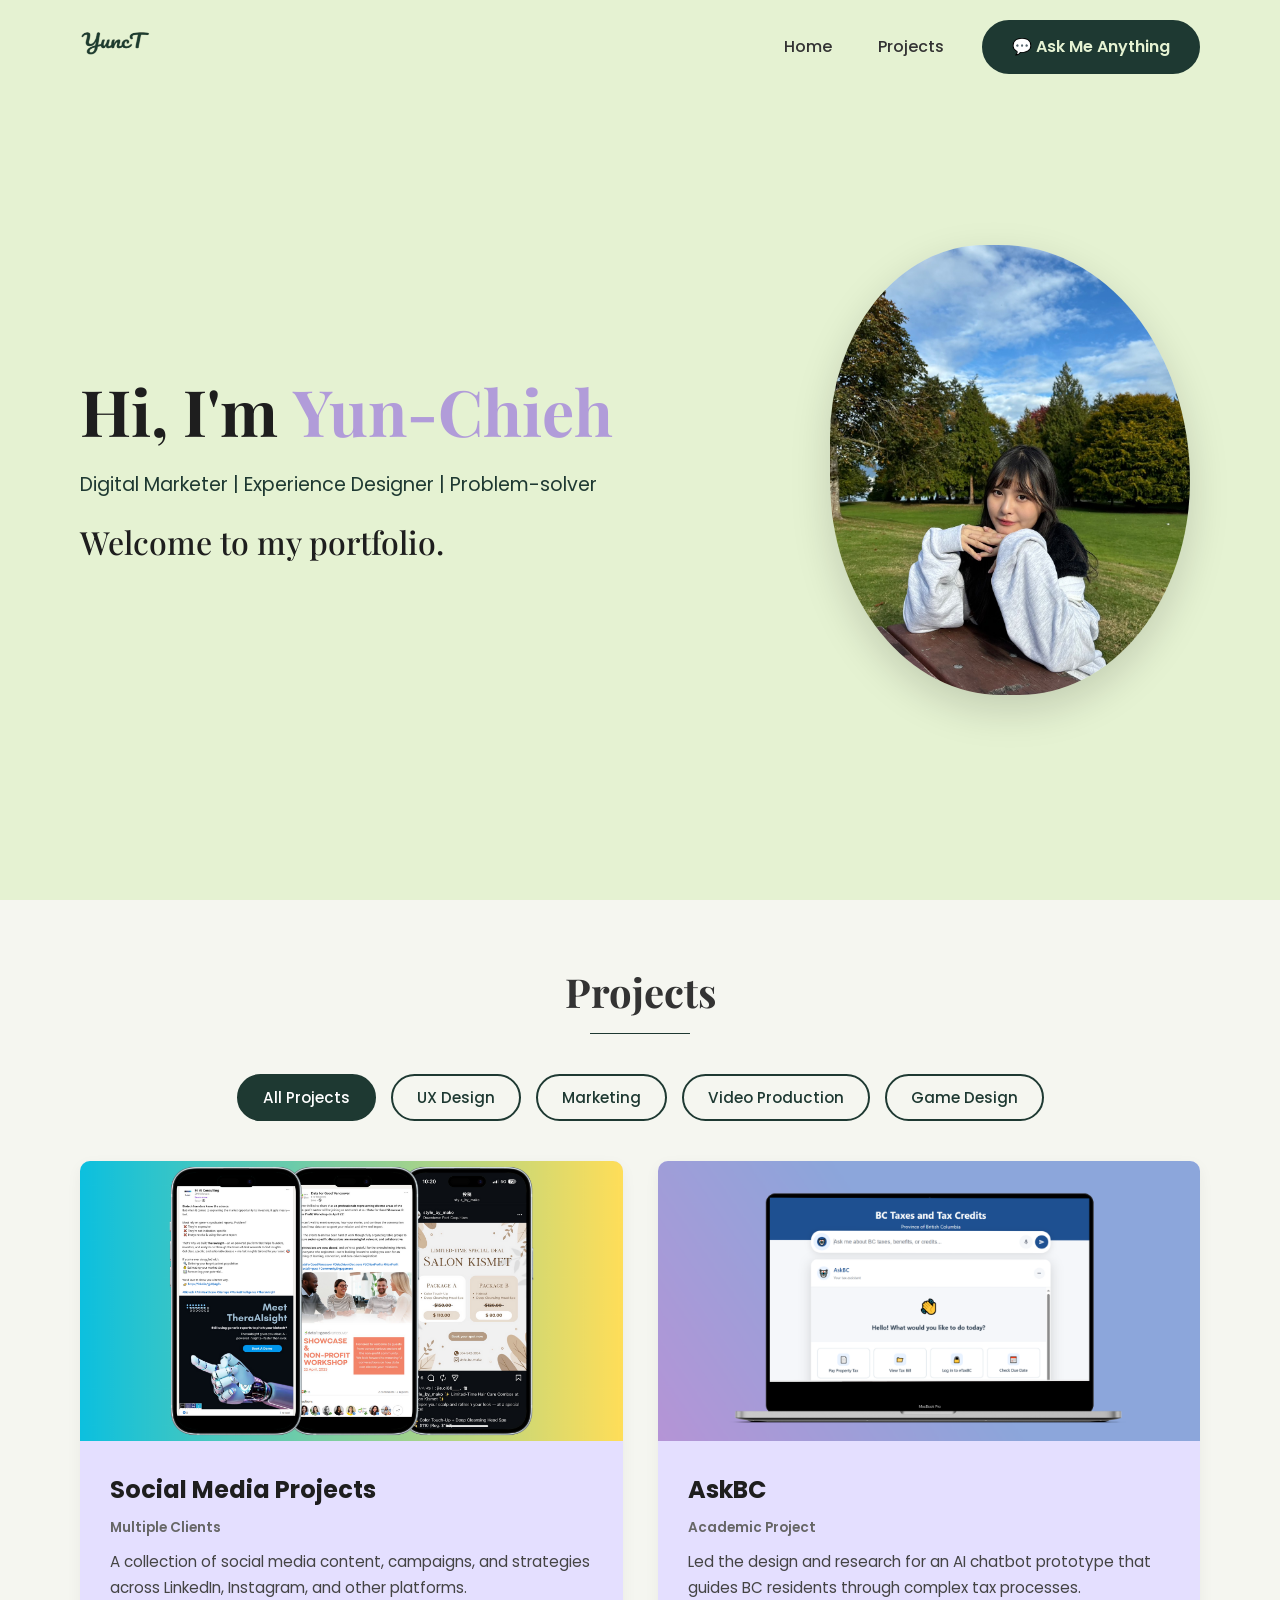
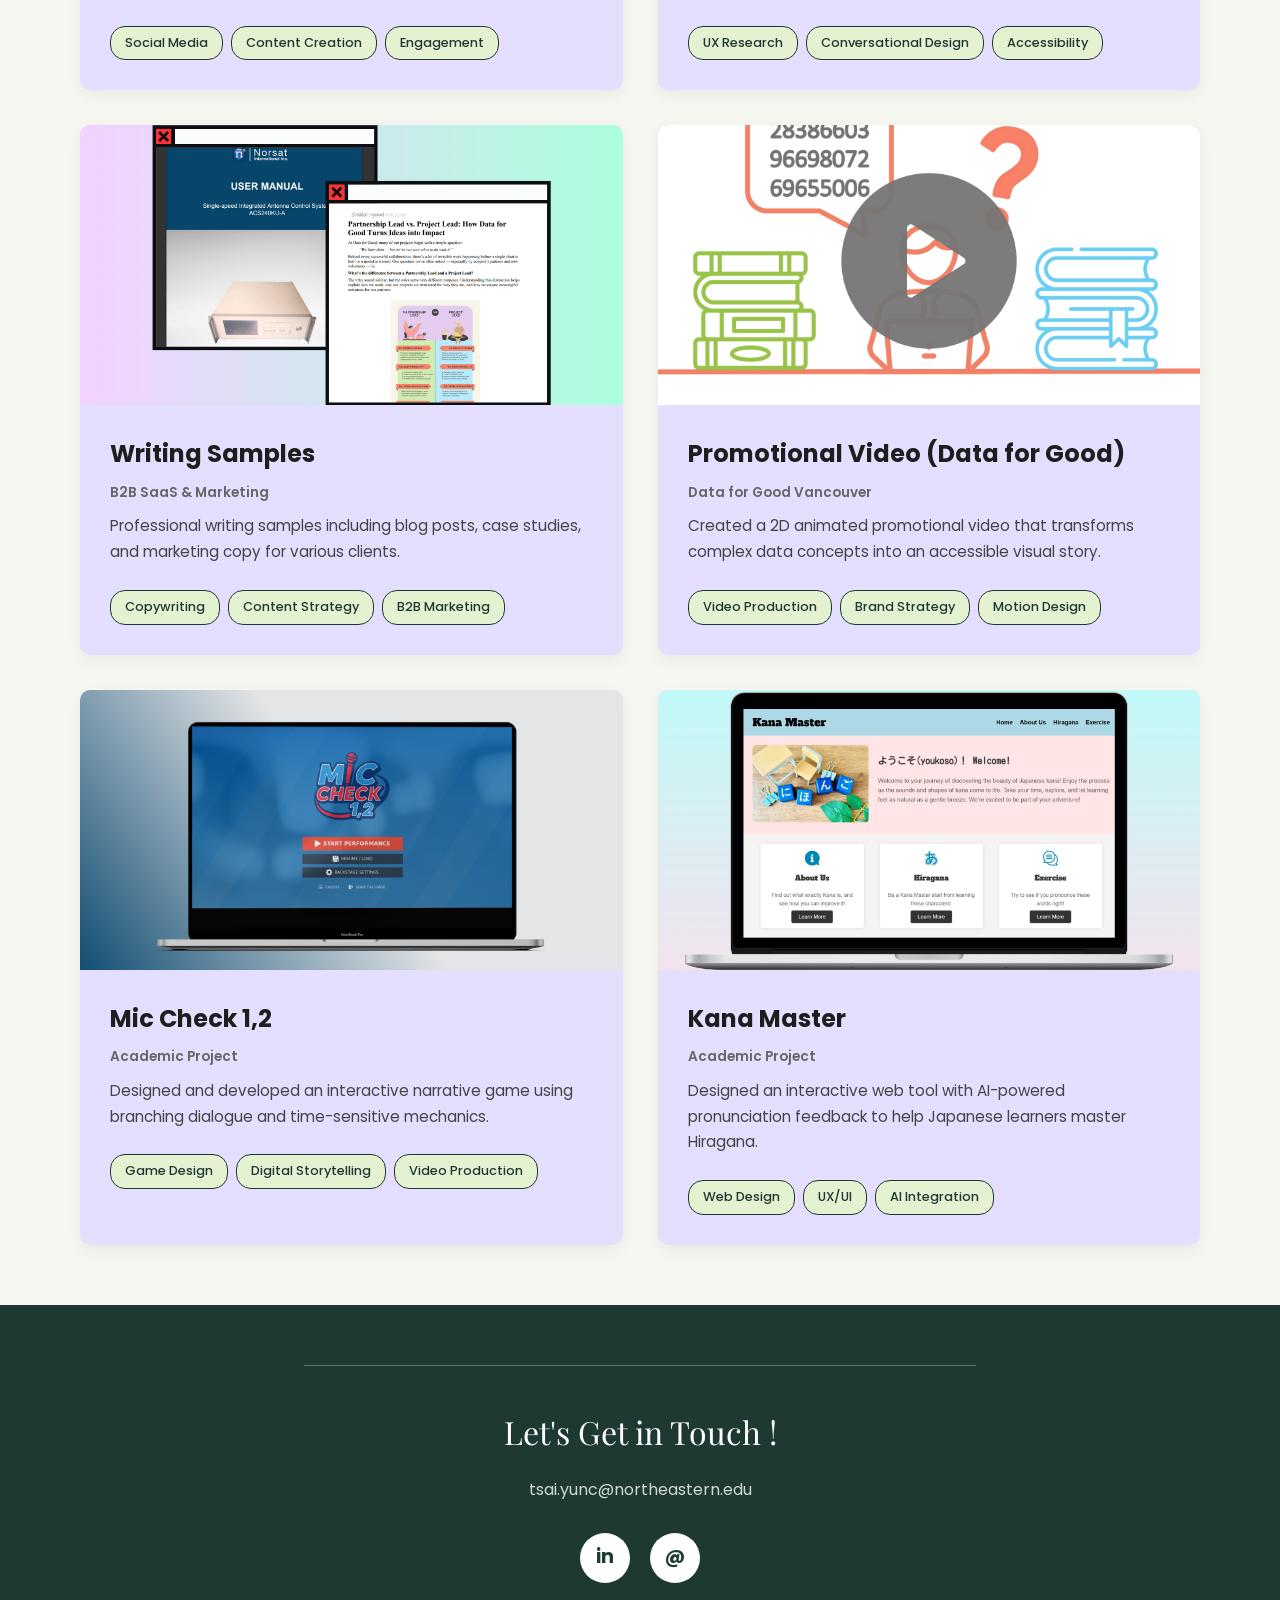
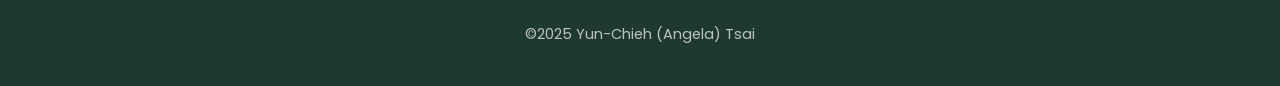
<file: index.html>
<!DOCTYPE html>
<html lang="en">
<head>
    <meta charset="UTF-8">
    <meta name="viewport" content="width=device-width, initial-scale=1.0">
    <title>Yun-Chieh (Angela) Portfolio</title>
    <link rel="icon" type="image/x-icon" href="../Pic/favicon.png">
    <link rel="stylesheet" href="index_style.css">
    <link rel="stylesheet" href="https://fonts.googleapis.com/css2?family=Playfair+Display:wght@400;500;600;700&family=Poppins:wght@300;400;500;600&display=swap">

    <meta property="og:image" content="https://angela-yt-portfolio.vercel.app/Pic/thumbnail.jpeg">
    <meta property="og:image:width" content="1200">
    <meta property="og:image:height" content="630">

</head>
<body>
    <!-- Navigation -->
    <header>
        <div class="logo"><a href="index.html"><img src="Pic/logo_yt.png" alt="YuncT"></a></div>
        <nav>
            <ul>
                <li><a href="index.html">Home</a></li>
                <li><a href="#projects">Projects</a></li>
            </ul>
            <a href="about/chatbot.html" class="cta-nav-button">💬 Ask Me Anything</a>
        </nav>
    </header>

<!-- Hero Section -->
<section id="hero" class="hero">
    <div class="hero-content">
        <div class="hero-text">
            <h1>Hi, I'm <span class="name-carousel">
                <span class="name-item active">Yun-Chieh</span>
                <span class="name-item">Angela</span>
            </span></h1>
            <p class="hero-subtitle">Digital Marketer | Experience Designer | Problem-solver</p>
            <p class="hero-welcome">Welcome to my portfolio.</p>
        </div>
        <div class="hero-image">
            <img src="Pic/profile.jpg" alt="Angela Tsai">
        </div>
    </div>
</section>


<!-- Projects Section -->
<section id="projects" class="projects">
    <h2>Projects</h2>
    
    <!-- Filter 按鈕 -->
    <div class="project-filters">
        <button class="filter-btn active" data-filter="all">All Projects</button>
        <button class="filter-btn" data-filter="ux">UX Design</button>
        <button class="filter-btn" data-filter="marketing">Marketing</button>
        <button class="filter-btn" data-filter="video">Video Production</button>
        <button class="filter-btn" data-filter="game">Game Design</button>
    </div>
    
    <!-- Projects Grid (2 columns) -->
    <div class="projects-grid">
        <!-- Project 5: Social Media Projects (新增!) -->
        <div class="project-card-new" data-category="marketing">
            <div class="project-card-image">
                <img src="Pic/social-media-preview.png" alt="Social Media Projects">
                <div class="project-overlay">
                    <a href="social-media-projects/social-media.html" class="project-link">Learn more</a>
                </div>
            </div>
            <div class="project-card-content">
                <h3>Social Media Projects</h3>
                <p class="project-client">Multiple Clients</p>
                <p class="project-description">A collection of social media content, campaigns, and strategies across LinkedIn, Instagram, and other platforms.</p>
                <div class="project-tags">
                    <span class="tag-small">Social Media</span>
                    <span class="tag-small">Content Creation</span>
                    <span class="tag-small">Engagement</span>
                </div>
            </div>
        </div>
        
            <!-- Project 3: AskBC -->
            <div class="project-card-new" data-category="ux">
                <div class="project-card-image">
                    <img src="askbc/askbc.png" alt="AskBC">
                       <div class="project-overlay">
                        <a href="askbc/askbc.html" class="project-link">Learn more</a>
                        </div>
                    </div>
                    <div class="project-card-content">
                        <h3>AskBC</h3>
                        <p class="project-client">Academic Project</p>
                        <p class="project-description">Led the design and research for an AI chatbot prototype that guides BC residents through complex tax processes.</p>
                    <div class="project-tags">
                        <span class="tag-small">UX Research</span>
                        <span class="tag-small">Conversational Design</span>
                        <span class="tag-small">Accessibility</span>
                    </div>
                </div>
            </div>

            <!-- Project 6: Writing Samples (新增!) -->
        <div class="project-card-new" data-category="marketing">
            <div class="project-card-image">
                <img src="Pic/writing-samples.png" alt="Writing Samples">
                <div class="project-overlay">
                    <a href="writing-samples/writing-samples.html" class="project-link">Learn more</a>
                </div>
            </div>
            <div class="project-card-content">
                <h3>Writing Samples</h3>
                <p class="project-client">B2B SaaS & Marketing</p>
                <p class="project-description">Professional writing samples including blog posts, case studies, and marketing copy for various clients.</p>
                <div class="project-tags">
                    <span class="tag-small">Copywriting</span>
                    <span class="tag-small">Content Strategy</span>
                    <span class="tag-small">B2B Marketing</span>
                </div>
            </div>
        </div>
        
        <!-- Project 2: Data for Good Video -->
        <div class="project-card-new" data-category="marketing video">
            <div class="project-card-image">
                <img src="Pic/promotional_ani.png" alt="Data for Good Video">
                <div class="project-overlay">
                    <a href="dfg-animation/dfg-animation.html" class="project-link">Learn more</a>
                </div>
            </div>
            <div class="project-card-content">
                <h3>Promotional Video (Data for Good)</h3>
                <p class="project-client">Data for Good Vancouver</p>
                <p class="project-description">Created a 2D animated promotional video that transforms complex data concepts into an accessible visual story.</p>
                <div class="project-tags">
                    <span class="tag-small">Video Production</span>
                    <span class="tag-small">Brand Strategy</span>
                    <span class="tag-small">Motion Design</span>
                </div>
            </div>
        </div>

        <!-- Project 4: Mic Check -->
        <div class="project-card-new" data-category="game video">
            <div class="project-card-image">
                <img src="mic-check12/mic_check.png" alt="Mic Check 1,2">
                <div class="project-overlay">
                    <a href="mic-check12/mic-check12.html" class="project-link">Learn more</a>
                </div>
            </div>
            <div class="project-card-content">
                <h3>Mic Check 1,2</h3>
                <p class="project-client">Academic Project</p>
                <p class="project-description">Designed and developed an interactive narrative game using branching dialogue and time-sensitive mechanics.</p>
                <div class="project-tags">
                    <span class="tag-small">Game Design</span>
                    <span class="tag-small">Digital Storytelling</span>
                    <span class="tag-small">Video Production</span>
                </div>
            </div>
        </div>

        <!-- Project 1: Kana Master -->
        <div class="project-card-new" data-category="ux">
            <div class="project-card-image">
                <img src="Pic/kanamaster.png" alt="Kana Master">
                <div class="project-overlay">
                    <a href="kana-master/kana-master.html" class="project-link">Learn more</a>
                </div>
            </div>
            <div class="project-card-content">
                <h3>Kana Master</h3>
                <p class="project-client">Academic Project</p>
                <p class="project-description">Designed an interactive web tool with AI-powered pronunciation feedback to help Japanese learners master Hiragana.</p>
                <div class="project-tags">
                    <span class="tag-small">Web Design</span>
                    <span class="tag-small">UX/UI</span>
                    <span class="tag-small">AI Integration</span>
                </div>
            </div>
        </div>


        <!-- Project 7: GTM Strategy (新增!) -->
        <!-- <div class="project-card-new" data-category="marketing">
            <div class="project-card-image">
                <img src="Pic/gtm-preview.jpg" alt="GTM Strategy">
                <div class="project-overlay">
                    <a href="project7/project7.html" class="project-link">Learn more</a>
                </div>
            </div>
            <div class="project-card-content">
                <h3>Go-to-Market Strategy</h3>
                <p class="project-client">Product Launch Projects</p>
                <p class="project-description">Strategic planning and execution for product launches, including market research and campaign development.</p>
                <div class="project-tags">
                    <span class="tag-small">Strategy</span>
                    <span class="tag-small">Market Research</span>
                    <span class="tag-small">Campaign Planning</span>
                </div>
            </div>
        </div> -->

    </div>
</section>

    </div> <!-- ⬅️ 關閉 projects-container -->
</section>

    <!-- Footer -->
    <footer>
        <div class="footer-divider"></div>
        <h3>Let's Get in Touch !</h3>
        <div class="email">tsai.yunc@northeastern.edu</div>
        <div class="social-links">
            <a href="https://www.linkedin.com/in/yun-chieh-angela-tsai-b6687b327" class="social-link linkedin-icon">in</a>
            <a href="mailto:tsai.yunc@northeastern.edu" class="social-link email-icon">@</a>
        </div>
        <div class="copyright">©2025 Yun-Chieh (Angela) Tsai</div>
    </footer>

    <script src="autohideheader.js"></script>
    <script src="scrollanimation.js"></script>
    <script src="project-filter.js"></script>
    <script src="name-carousel.js"></script>
</body>
</html>
</file>
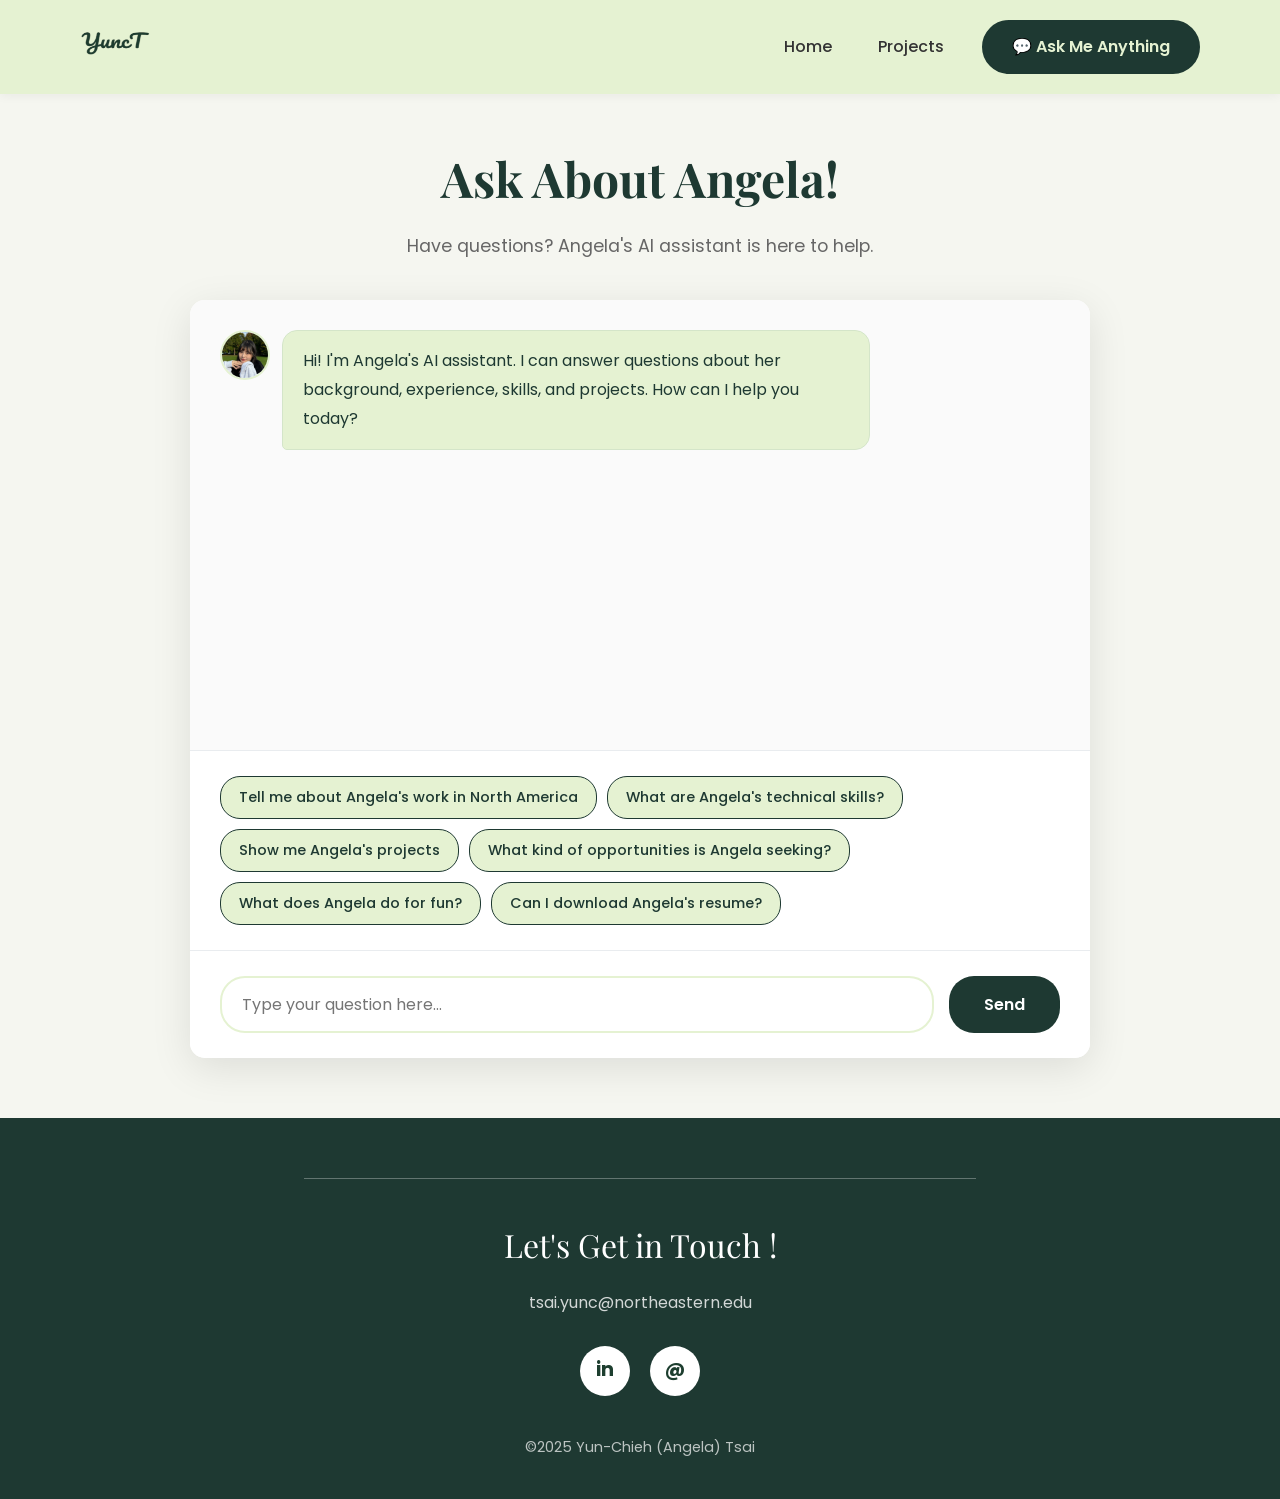
<file: about/chatbot.html>
<!DOCTYPE html>
<html lang="en">
<head>
    <meta charset="UTF-8">
    <meta name="viewport" content="width=device-width, initial-scale=1.0">
    <title>Ask About Angela</title>
    <link rel="icon" type="image/x-icon" href="../Pic/favicon.png">
    <link rel="stylesheet" href="chatbot_style.css">
    <link rel="stylesheet" href="../index_style.css">
    <link rel="stylesheet" href="https://fonts.googleapis.com/css2?family=Playfair+Display:wght@400;500;600;700&family=Poppins:wght@300;400;500;600&display=swap">
</head>
<body>
    <!-- Navigation -->
    <header>
        <div class="logo"><a href="../index.html"><img src="../Pic/logo_yt.png" alt="YuncT"></a></div>
        <nav>
            <ul>
                <li><a href="../index.html">Home</a></li>
                <li><a href="../index.html#projects">Projects</a></li>
            </ul>
            <a href="chatbot.html" class="cta-nav-button">💬 Ask Me Anything</a>
        </nav>
    </header>

    <!-- Main Chatbot Section -->
    <section class="chatbot-section">
        <div class="chatbot-container">
            <!-- Chat Header -->
            <div class="chat-header">
                <h1>Ask About Angela!</h1>
                <p class="chat-subtitle">Have questions? Angela's AI assistant is here to help.</p>
            </div>

            <!-- Chat Window -->
            <div class="chat-window">
                <div id="chatMessages" class="chat-messages">
                    <div class="message bot-message">
                        <img src="../Pic/ai-avatar.jpg" alt="AI" class="message-avatar">
                        <div class="message-content">
                            <p>Hi! I'm Angela's AI assistant. I can answer questions about her background, experience, skills, and projects. How can I help you today?</p>
                        </div>
                    </div>
                </div>

                <div class="suggested-questions">
                    <button class="suggestion-btn" onclick="askQuestion('Tell me about Angela\'s work in Canada')">
                        Tell me about Angela's work in North America
                    </button>
                    <button class="suggestion-btn" onclick="askQuestion('What are her technical skills?')">
                        What are Angela's technical skills?
                    </button>
                    <button class="suggestion-btn" onclick="askQuestion('Show me her projects')">
                        Show me Angela's projects
                    </button>
                    <button class="suggestion-btn" onclick="askQuestion('What kind of opportunities is she seeking?')">
                        What kind of opportunities is Angela seeking?
                    </button>
                    <button class="suggestion-btn" onclick="askQuestion('What does Angela do for fun?')">
                        What does Angela do for fun?
                    </button>
                    <button class="suggestion-btn" onclick="askQuestion('Can I download her resume?')">
                        Can I download Angela's resume?
                    </button>
                </div>

                <!-- Input Area -->
                <div class="chat-input-area">
                    <input 
                        type="text" 
                        id="userInput" 
                        placeholder="Type your question here..."
                        onkeypress="handleKeyPress(event)"
                    >
                    <button onclick="sendMessage()" id="sendBtn">
                        <span>Send</span>
                    </button>
                </div>
            </div>
        </div>
    </section>

    <!-- PDF Modal -->
    <div class="pdf-modal-overlay" id="pdfModal">
        <div class="pdf-modal-content">
            <button class="pdf-modal-close" onclick="closePdfModal()">×</button>
            <h3>Angela's Resume</h3>
            <iframe 
                id="pdfViewer"
                src="" 
                width="100%" 
                height="600px"
                style="border: none; border-radius: 8px;">
            </iframe>
            <a href="../resume/Angela_resume.pdf" download class="pdf-download-btn">
                Download PDF
            </a>
        </div>
    </div>

    <!-- Footer -->
    <footer>
        <div class="footer-divider"></div>
        <h3>Let's Get in Touch !</h3>
        <div class="email">tsai.yunc@northeastern.edu</div>
        <div class="social-links">
            <a href="https://www.linkedin.com/in/yun-chieh-angela-tsai-b6687b327" class="social-link linkedin-icon">in</a>
            <a href="mailto:tsai.yunc@northeastern.edu" class="social-link email-icon">@</a>
        </div>
        <div class="copyright">©2025 Yun-Chieh (Angela) Tsai</div>
    </footer>

    <script src="chatbot.js"></script>
    <script src="../autohideheader.js"></script>
</body>
</html>
</file>
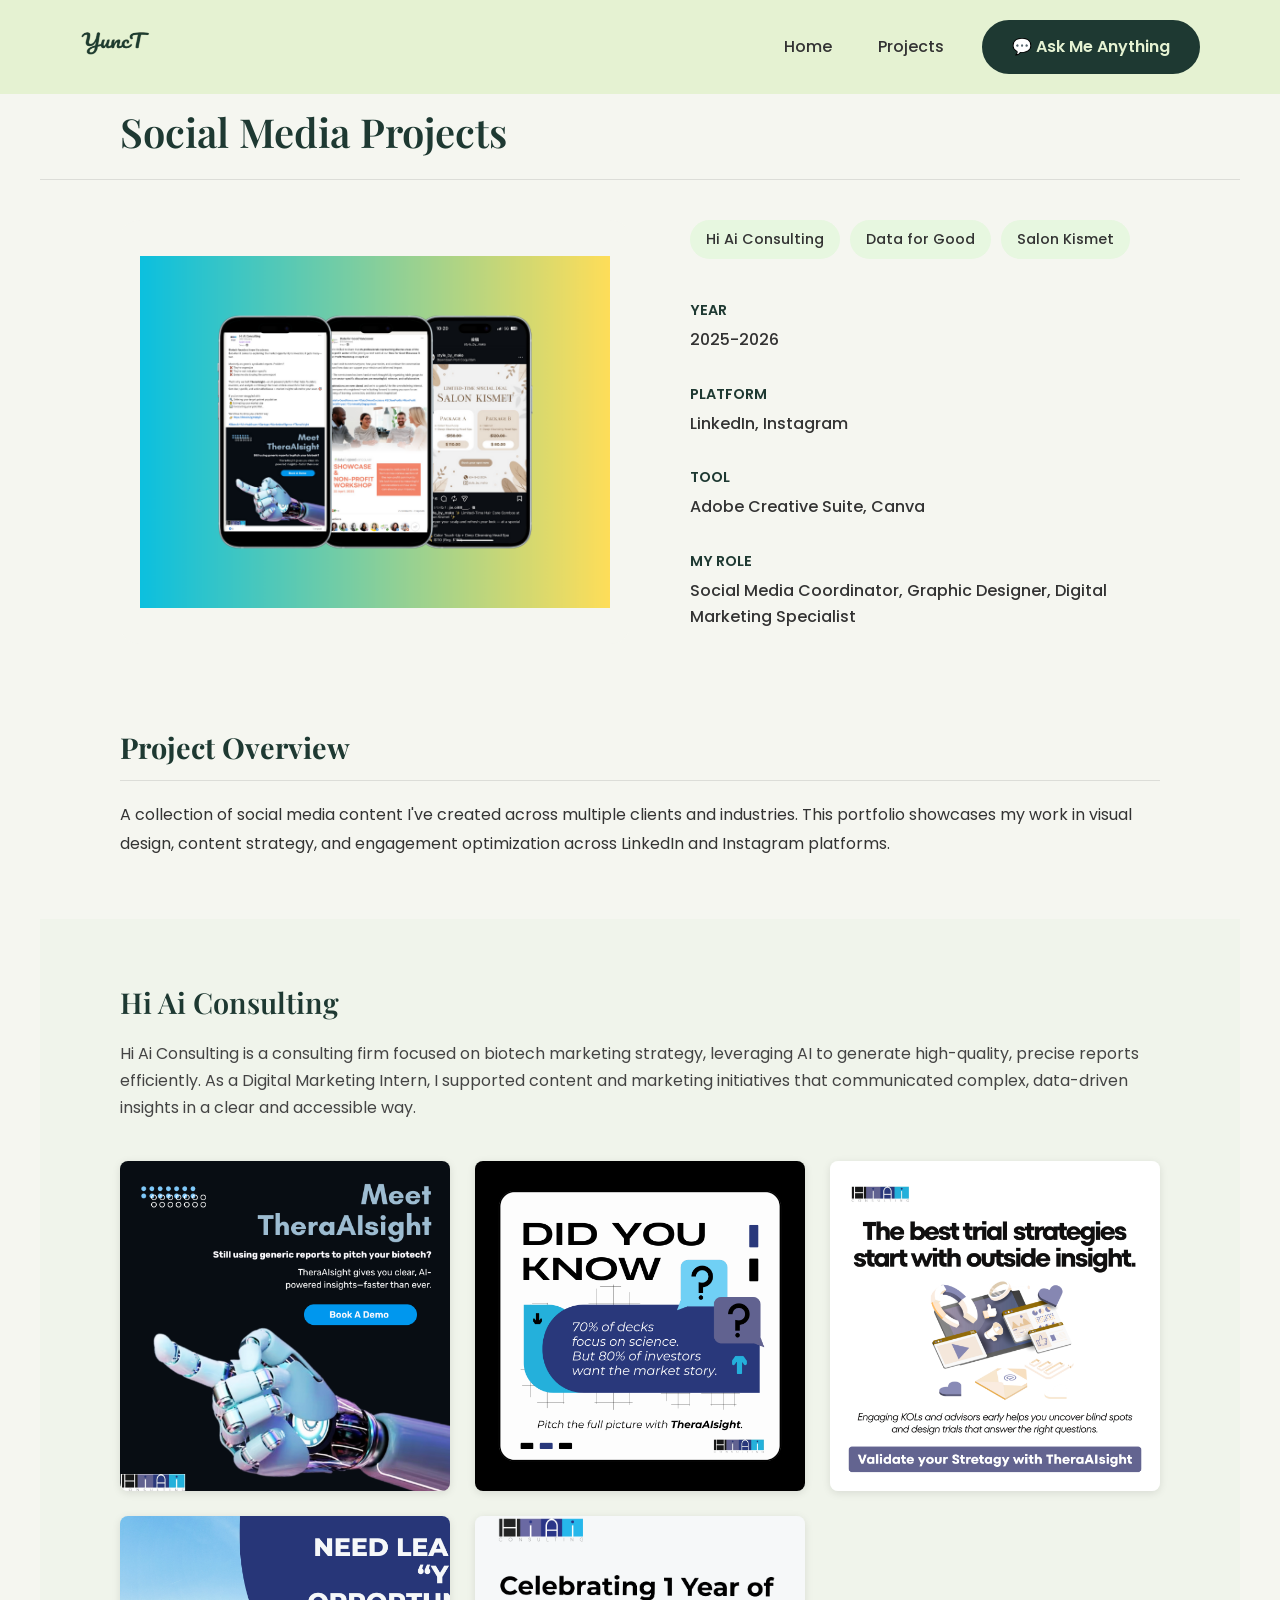
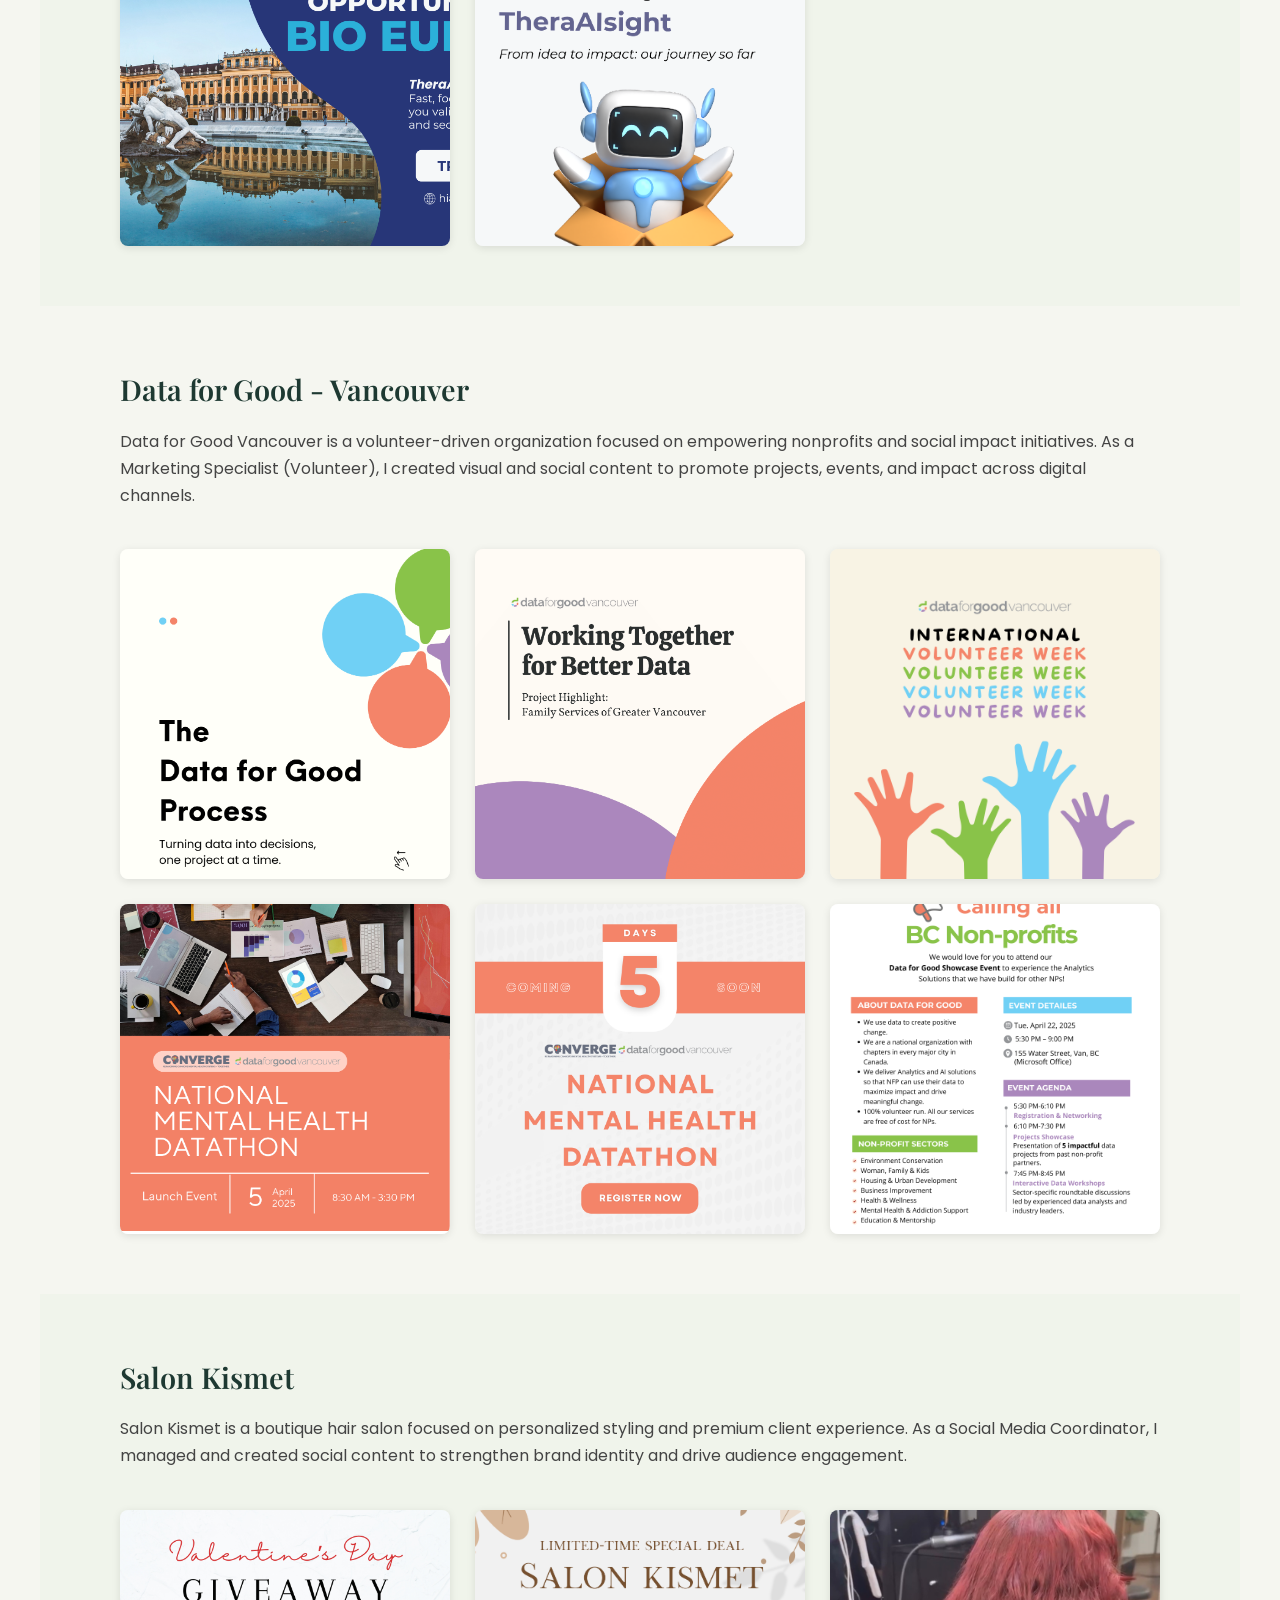
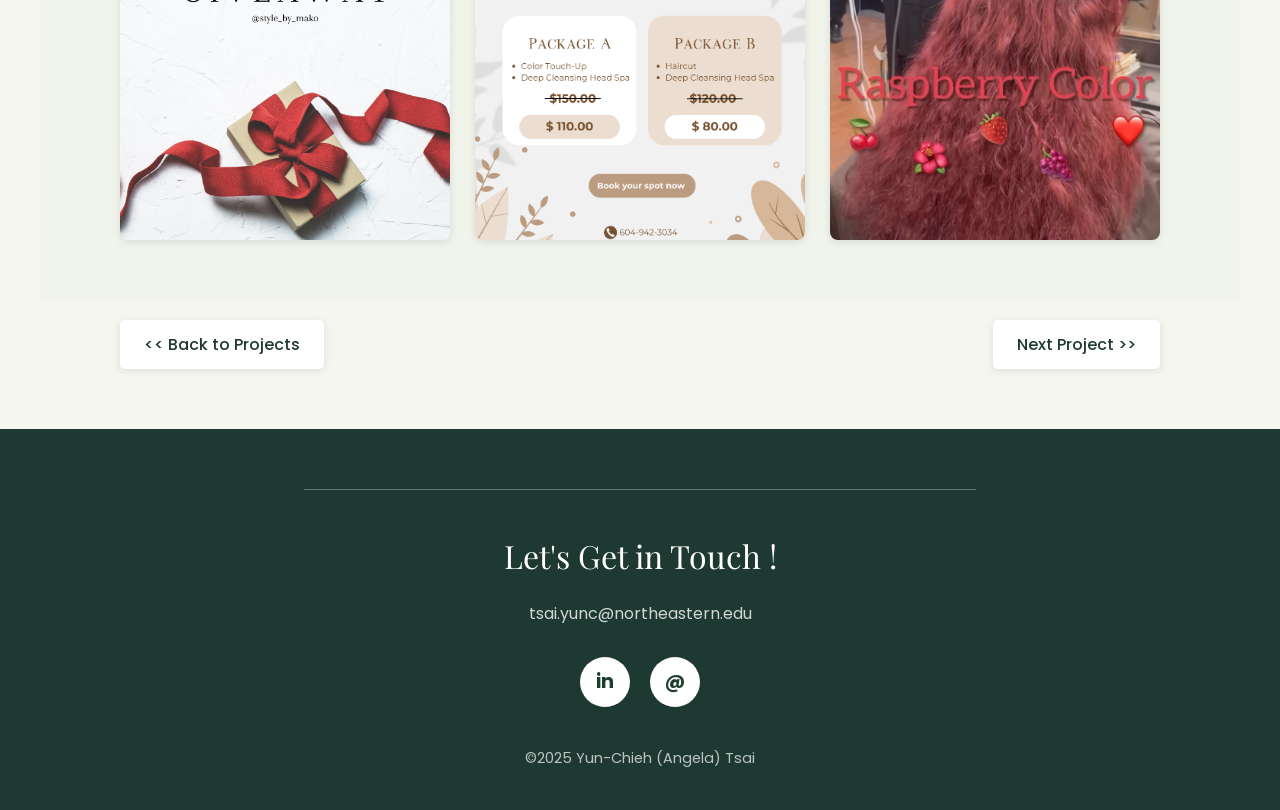
<file: social-media-projects/social-media.html>
<!DOCTYPE html>
<html lang="en">
<head>
    <meta charset="UTF-8">
    <meta name="viewport" content="width=device-width, initial-scale=1.0">
    <title>Social Media Projects - Yun-Chieh (Angela) Portfolio</title>
    <link rel="icon" type="image/x-icon" href="../Pic/favicon.png">
    <link rel="stylesheet" href="../index_style.css">
    <link rel="stylesheet" href="social-media.css">
    <link rel="stylesheet" href="https://fonts.googleapis.com/css2?family=Playfair+Display:wght@400;500;600;700&family=Poppins:wght@300;400;500;600&display=swap">
</head>

<body>
    <!-- Navigation -->
    <header>
        <div class="logo"><a href="../index.html"><img src="../Pic/logo_yt.png" alt="YuncT"></a></div>
        <nav>
            <ul>
                <li><a href="../index.html">Home</a></li>
                <li><a href="../index.html#projects">Projects</a></li>
            </ul>
            <a href="../about/chatbot.html" class="cta-nav-button">💬 Ask Me Anything</a>
        </nav>
    </header>

    <!-- Project Title -->
    <section class="project-title">
        <h1>Social Media Projects</h1>
    </section>

    <!-- Project Details -->
    <section class="project-details">
        <div class="project-image-container">
            <img src="../Pic/social-media-preview.png" alt="Social Media Projects">
        </div>
        <div class="project-info-container">
            <div class="client-pills-container">
                <div class="client-pill">Hi Ai Consulting</div>
                <div class="client-pill">Data for Good</div>
                <div class="client-pill">Salon Kismet</div>
            </div>
            <div class="info-item year">
                <h3>Year</h3>
                <p>2025-2026</p>
            </div>
            <div class="info-item platform">
                <h3>Platform</h3>
                <p>LinkedIn, Instagram</p>
            </div>
            <div class="info-item tools">
                <h3>Tool</h3>
                <p>Adobe Creative Suite, Canva</p>
            </div>
            <div class="info-item role">
                <h3>My Role</h3>
                <p>Social Media Coordinator, Graphic Designer, Digital Marketing Specialist</p>
            </div>
        </div>
    </section>

    <!-- Project Overview -->
    <section class="project-overview">
        <h2>Project Overview</h2>
        <p>A collection of social media content I've created across multiple clients and industries. This portfolio showcases my work in visual design, content strategy, and engagement optimization across LinkedIn and Instagram platforms.</p>
    </section>

    <!-- Hi Ai Consulting Section -->
    <section class="client-section">
        <div class="client-header">
            <h2>Hi Ai Consulting</h2>
            <p>Hi Ai Consulting is a consulting firm focused on biotech marketing strategy, leveraging AI to generate high-quality, precise reports efficiently. As a Digital Marketing Intern, I supported content and marketing initiatives that communicated complex, data-driven insights in a clear and accessible way.</p>
        </div>
        <div class="work-samples-grid">
            <div class="work-sample" data-work="hiai-1">
                <img src="pic/hiai_intro.png" alt="Hi Ai Work 1">
            </div>
            <div class="work-sample" data-work="hiai-2">
                <img src="pic/hiai_did-u-know.png" alt="Hi Ai Work 2">
            </div>
            <div class="work-sample" data-work="hiai-3">
                <img src="pic/hiai_painpoint.png" alt="Hi Ai Work 3">
            </div>
            <div class="work-sample" data-work="hiai-4">
                <img src="pic/hiai_bio.png" alt="Hi Ai Work 4">
            </div>
            <div class="work-sample" data-work="hiai-5">
                <img src="pic/hiai_anni_1.png" alt="Hi Ai Work 5">
            </div>
        </div>
    </section>

    <!-- Data for Good Section -->
    <section class="client-section">
        <div class="client-header">
            <h2>Data for Good - Vancouver</h2>
            <p>Data for Good Vancouver is a volunteer-driven organization focused on empowering nonprofits and social impact initiatives. As a Marketing Specialist (Volunteer), I created visual and social content to promote projects, events, and impact across digital channels.</p>
        </div>
        <div class="work-samples-grid">
            <div class="work-sample" data-work="dfg-1">
                <img src="pic/dfg_how_1.png" alt="DFG Work 1">
            </div>
            <div class="work-sample" data-work="dfg-2">
                <img src="pic/dfg_fsgv_1.png" alt="DFG Work 2">
            </div>
            <div class="work-sample" data-work="dfg-3">
                <img src="pic/dfg_vol_week.png" alt="DFG Work 3">
            </div>
            <div class="work-sample" data-work="dfg-4">
                <img src="pic/dfg_datathon.png" alt="DFG Work 4">
            </div>
            <div class="work-sample" data-work="dfg-5">
                <img src="pic/dfg_countdown.png" alt="DFG Work 5">
            </div>
            <div class="work-sample" data-work="dfg-6">
                <img src="pic/dfg_calling.png" alt="DFG Work 6">
            </div>
        </div>
    </section>

    <!-- Salon Kismet Section -->
    <section class="client-section">
        <div class="client-header">
            <h2>Salon Kismet</h2>
            <p>Salon Kismet is a boutique hair salon focused on personalized styling and premium client experience. As a Social Media Coordinator, I managed and created social content to strengthen brand identity and drive audience engagement.</p>
        </div>
        <div class="work-samples-grid">
            <div class="work-sample" data-work="salon-1">
                <img src="pic/salon-giveaway.png" alt="Salon Work 1">
            </div>
            <div class="work-sample" data-work="salon-2">
                <img src="pic/salon-discount.png" alt="Salon Work 2">
            </div>
            <div class="work-sample" data-work="salon-3">
                <img src="pic/salon-work.jpg" alt="Salon Work 3">
            </div>
        </div>
    </section>

    <!-- Modal -->
    <div id="workModal" class="modal">
        <div class="modal-content">
            <span class="close">&times;</span>
            <div class="modal-main">
                <div class="modal-left">
                    <!-- Content dynamically loaded here -->
                </div>
                <div class="modal-right">
                    <h3 id="modalTitle"></h3>
                    <div class="modal-meta">
                        <p><strong>Platform:</strong> <span id="modalPlatform"></span></p>
                        <p><strong>Type:</strong> <span id="modalType"></span></p>
                        <p><strong>Client:</strong> <span id="modalClient"></span></p>
                    </div>
                    <div class="modal-description">
                        <p id="modalDescription"></p>
                    </div>
                    <a id="modalPostLink" href="" target="_blank" class="view-post-btn" style="display: none;">
                        View Original Post →
                    </a>
                </div>
            </div>
            <div class="modal-bottom">
                <button class="modal-work-nav prev-work">&lt;&lt; Previous Work</button>
                <button class="modal-work-nav next-work">Next Work &gt;&gt;</button>
            </div>
        </div>
    </div>

    <!-- Navigation Buttons -->
    <div class="project-navigation">
        <a href="../index.html#projects" class="nav-button back-button">&lt;&lt; Back to Projects</a>
        <a href="../writing-samples/writing-samples.html" class="nav-button next-button">Next Project &gt;&gt;</a>
    </div>

    <!-- Footer -->
    <footer>
        <div class="footer-divider"></div>
        <h3>Let's Get in Touch !</h3>
        <div class="email">tsai.yunc@northeastern.edu</div>
        <div class="social-links">
            <a href="https://www.linkedin.com/in/yun-chieh-angela-tsai-b6687b327" class="social-link linkedin-icon">in</a>
            <a href="mailto:tsai.yunc@northeastern.edu" class="social-link email-icon">@</a>
        </div>
        <div class="copyright">©2025 Yun-Chieh (Angela) Tsai</div>
    </footer>

    <script src="../autohideheader.js"></script>
    <script src="../scrollanimation.js"></script>
    <script src="social-media.js"></script>
</body>
</html>
</file>
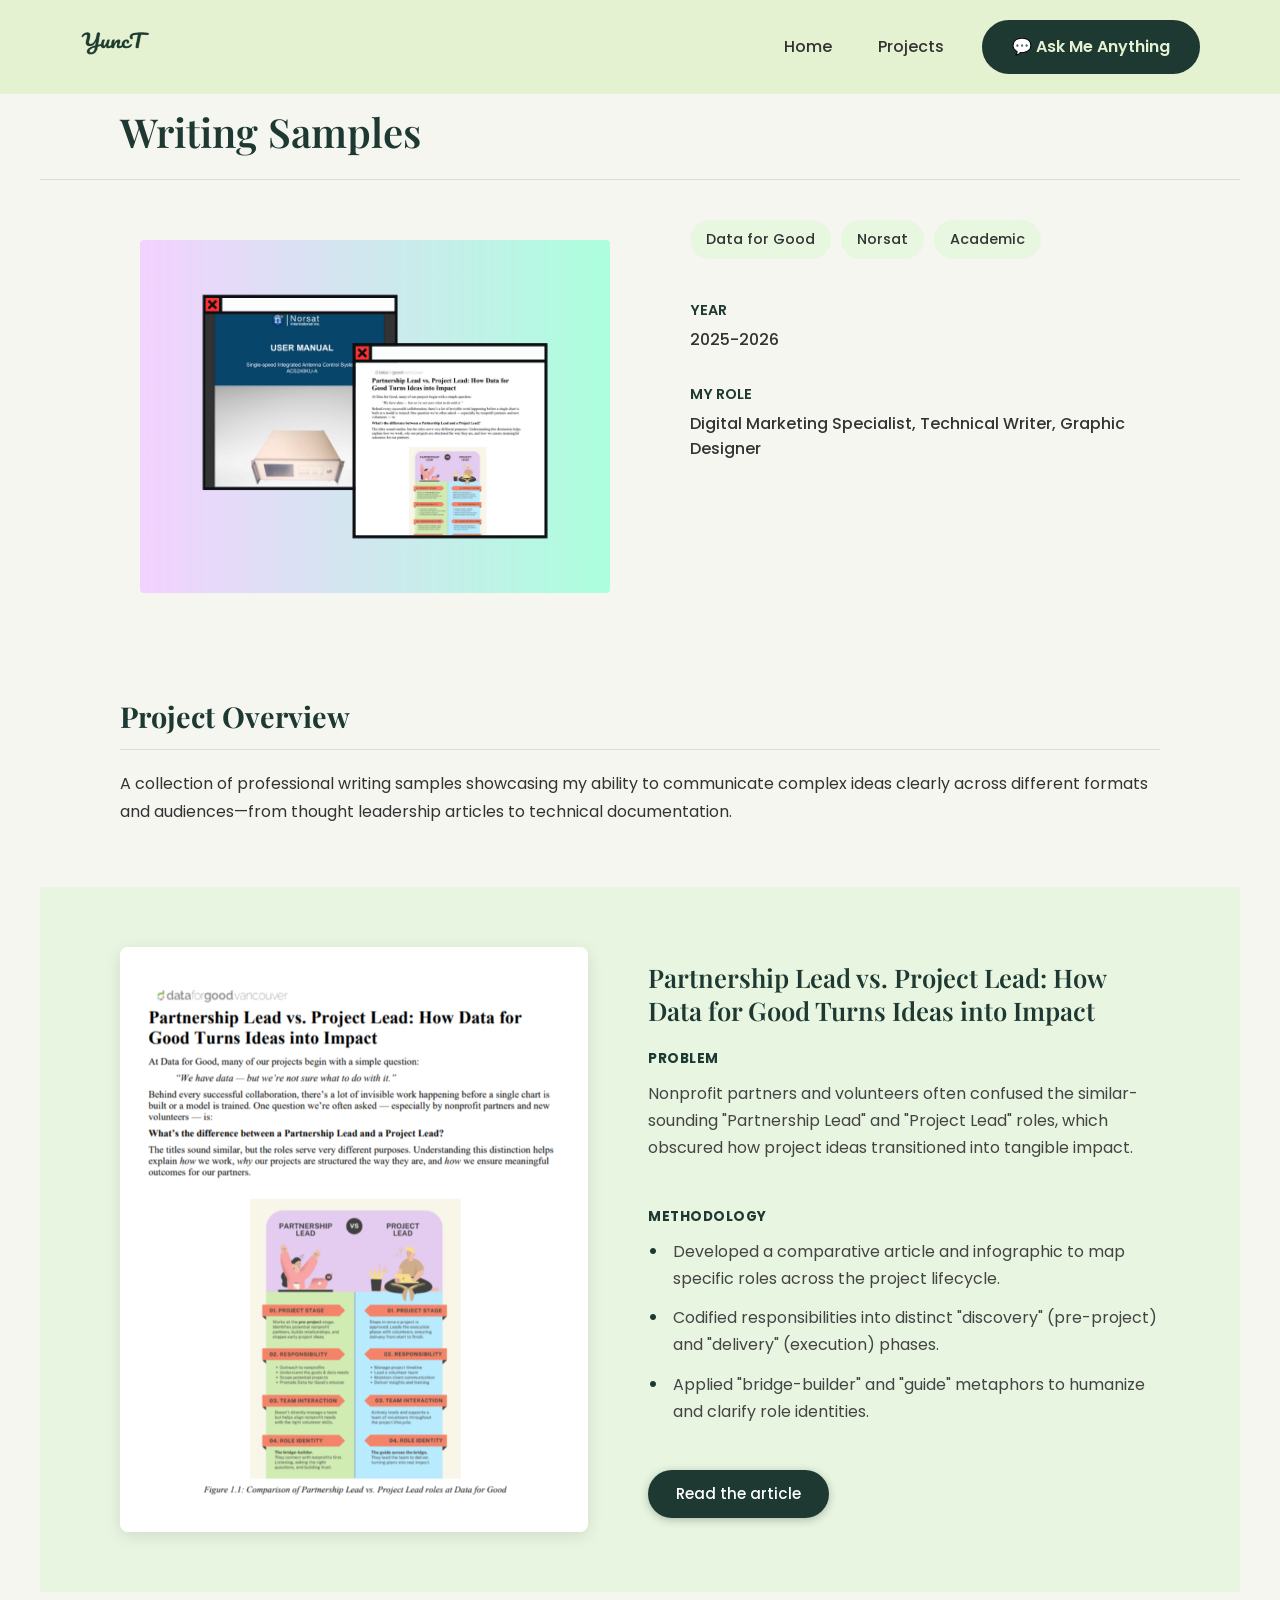
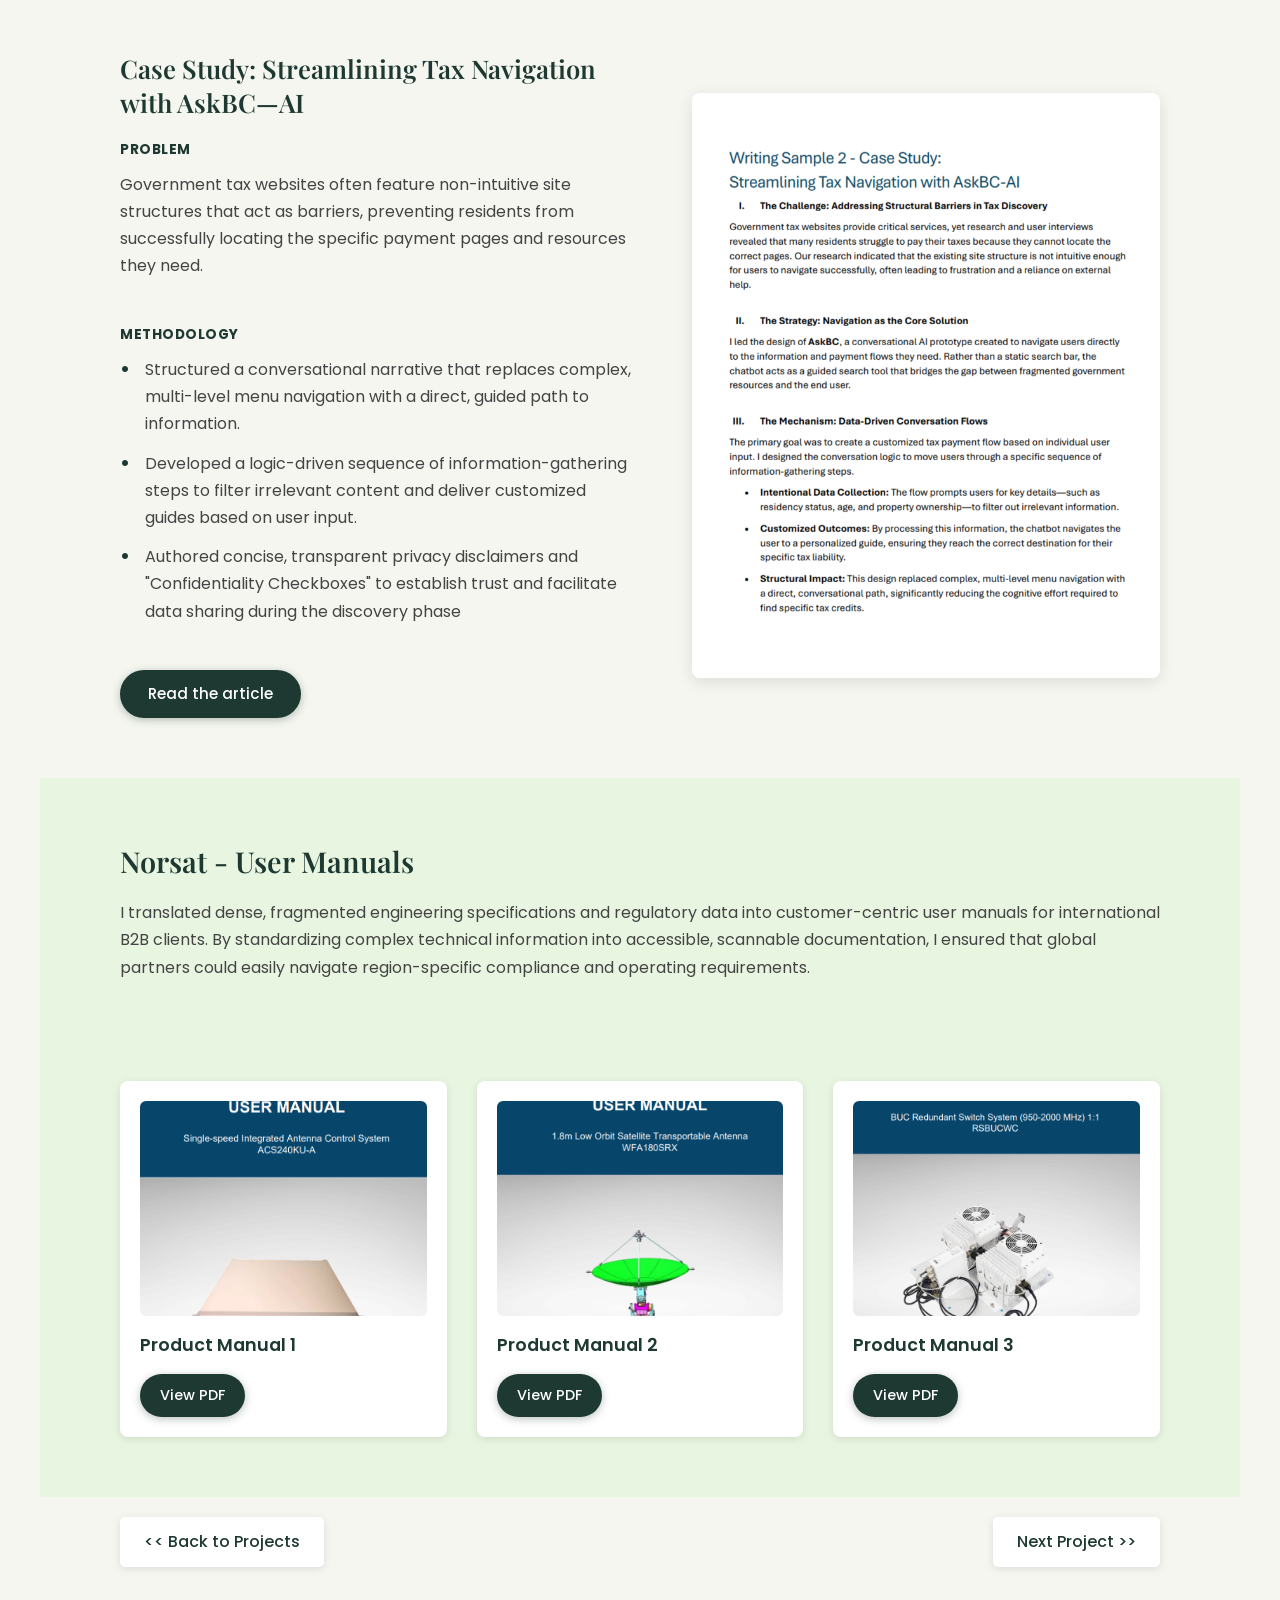
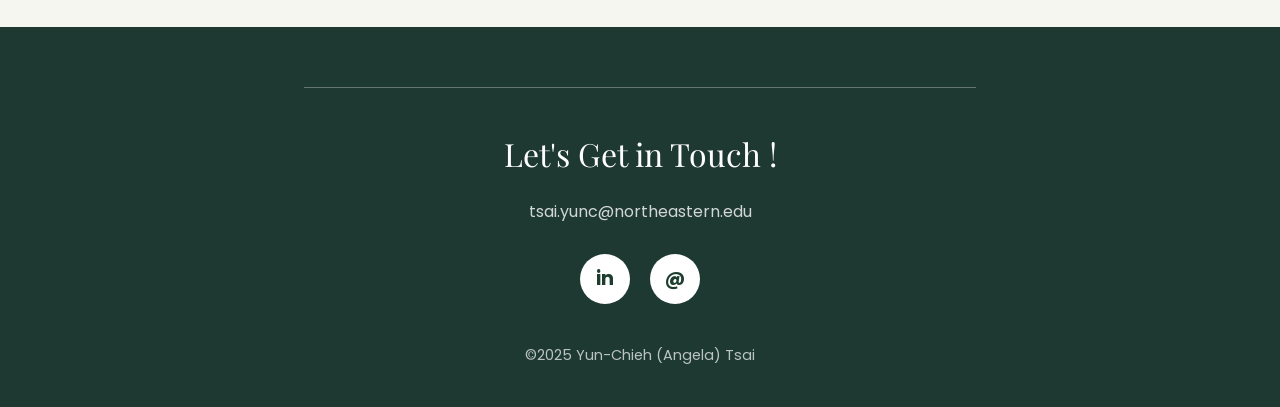
<file: writing-samples/writing-samples.html>
<!DOCTYPE html>
<html lang="en">
<head>
    <meta charset="UTF-8">
    <meta name="viewport" content="width=device-width, initial-scale=1.0">
    <title>Writing Samples - Yun-Chieh (Angela) Portfolio</title>
    <link rel="icon" type="image/x-icon" href="../Pic/favicon.png">
    <link rel="stylesheet" href="../index_style.css">
    <link rel="stylesheet" href="writing-samples.css">
    <link rel="stylesheet" href="https://fonts.googleapis.com/css2?family=Playfair+Display:wght@400;500;600;700&family=Poppins:wght@300;400;500;600&display=swap">
</head>

<body>
    <!-- Navigation -->
    <header>
        <div class="logo"><a href="../index.html"><img src="../Pic/logo_yt.png" alt="YuncT"></a></div>
        <nav>
            <ul>
                <li><a href="../index.html">Home</a></li>
                <li><a href="../index.html#projects">Projects</a></li>
            </ul>
            <a href="../about/chatbot.html" class="cta-nav-button">💬 Ask Me Anything</a>
        </nav>
    </header>

    <!-- Project Title -->
    <section class="project-title">
        <h1>Writing Samples</h1>
    </section>

    <!-- Project Details -->
    <section class="project-details">
        <div class="project-image-container">
            <img src="../Pic/writing-samples.png" alt="Writing Samples">
        </div>
        <div class="project-info-container">
            <div class="client-pills-container">
                <div class="client-pill">Data for Good</div>
                <div class="client-pill">Norsat</div>
                <div class="client-pill">Academic</div>
            </div>
            <div class="info-item year">
                <h3>Year</h3>
                <p>2025-2026</p>
            </div>
            <div class="info-item skill">
                <h3>My role</h3>
                <p>Digital Marketing Specialist, Technical Writer, Graphic Designer</p>
            </div>
        </div>
    </section>

    <!-- Project Overview -->
    <section class="project-overview">
        <h2>Project Overview</h2>
        <p>A collection of professional writing samples showcasing my ability to communicate complex ideas clearly across different formats and audiences—from thought leadership articles to technical documentation.</p>
    </section>

    <!-- Writing Sample 1: Partnership Lead Article -->
    <section class="writing-sample-section left-image">
        <div class="sample-image">
            <img src="dfg-blog.png" alt="Partnership Lead Article">
        </div>
        <div class="sample-content">
            <h2>Partnership Lead vs. Project Lead: How Data for Good Turns Ideas into Impact</h2>
            
            <div class="description-section">
                <h4 class="section-label">Problem</h4>
                <p>Nonprofit partners and volunteers often confused the similar-sounding "Partnership Lead" and "Project Lead" roles, which obscured how project ideas transitioned into tangible impact.</p>
            </div>
            
            <div class="description-section">
                <h4 class="section-label">Methodology</h4>
                <ul class="methodology-list">
                    <li>Developed a comparative article and infographic to map specific roles across the project lifecycle.</li>
                    <li>Codified responsibilities into distinct "discovery" (pre-project) and "delivery" (execution) phases.</li>
                    <li>Applied "bridge-builder" and "guide" metaphors to humanize and clarify role identities.</li>
                </ul>
            </div>
            
            <a href="pdf/dfg-leads.pdf" target="_blank" class="read-article-btn">Read the article</a>
        </div>
    </section>

    <!-- Writing Sample 2: AskBC Case Study -->
    <section class="writing-sample-section right-image">
        <div class="sample-content">
            <h2>Case Study: Streamlining Tax Navigation with AskBC—AI</h2>

                       <div class="description-section">
                <h4 class="section-label">Problem</h4>
                <p>Government tax websites often feature non-intuitive site structures that act as barriers, preventing residents from successfully locating the specific payment pages and resources they need.</p>
            </div>
            
            <div class="description-section">
                <h4 class="section-label">Methodology</h4>
                <ul class="methodology-list">
                    <li>Structured a conversational narrative that replaces complex, multi-level menu navigation with a direct, guided path to information.</li>
                    <li>Developed a logic-driven sequence of information-gathering steps to filter irrelevant content and deliver customized guides based on user input.</li>
                    <li>Authored concise, transparent privacy disclaimers and "Confidentiality Checkboxes" to establish trust and facilitate data sharing during the discovery phase</li>
                </ul>
            </div>
            
            <a href="pdf/writing-sample_AskBC_Streamline.pdf" target="_blank" class="read-article-btn">Read the article</a>
        </div>
        <div class="sample-image">
            <img src="askbc-preview.png" alt="AskBC Case Study">
        </div>
    </section>

    <!-- Writing Sample 3: Norsat User Manuals -->
    <section class="writing-sample-section full-width">
        <div class="section-header">
            <h2>Norsat - User Manuals</h2>
            <p>I translated dense, fragmented engineering specifications and regulatory data into customer-centric user manuals for international B2B clients. By standardizing complex technical information into accessible, scannable documentation, I ensured that global partners could easily navigate region-specific compliance and operating requirements.</p>
        </div>
        <div class="manuals-grid">
            <div class="manual-card">
                <div class="manual-preview">
                    <img src="user-manual1.png" alt="User Manual 1">
                </div>
                <h3>Product Manual 1</h3>
                <a href="pdf/user-manual_1.pdf" target="_blank" class="read-article-btn small">View PDF</a>
            </div>
            <div class="manual-card">
                <div class="manual-preview">
                    <img src="user-manual2.png" alt="User Manual 2">
                </div>
                <h3>Product Manual 2</h3>
                <a href="pdf/user-manual_2.pdf" target="_blank" class="read-article-btn small">View PDF</a>
            </div>
            <div class="manual-card">
                <div class="manual-preview">
                    <img src="user-manual3.png" alt="User Manual 3">
                </div>
                <h3>Product Manual 3</h3>
                <a href="pdf/user-manual_3.pdf" target="_blank" class="read-article-btn small">View PDF</a>
            </div>
        </div>
    </section>

    <!-- Navigation Buttons -->
    <div class="project-navigation">
        <a href="../index.html#projects" class="nav-button back-button">&lt;&lt; Back to Projects</a>
        <a href="../askbc/askbc.html" class="nav-button next-button">Next Project &gt;&gt;</a>
    </div>

    <!-- Footer -->
    <footer>
        <div class="footer-divider"></div>
        <h3>Let's Get in Touch !</h3>
        <div class="email">tsai.yunc@northeastern.edu</div>
        <div class="social-links">
            <a href="https://www.linkedin.com/in/yun-chieh-angela-tsai-b6687b327" class="social-link linkedin-icon">in</a>
            <a href="mailto:tsai.yunc@northeastern.edu" class="social-link email-icon">@</a>
        </div>
        <div class="copyright">©2025 Yun-Chieh (Angela) Tsai</div>
    </footer>

    <script src="../autohideheader.js"></script>
    <script src="../scrollanimation.js"></script>
</body>
</html>
</file>
<file: index_style.css>
/* Global Styles */
* {
    margin: 0;
    padding: 0;
    box-sizing: border-box;
}

body {
    font-family: 'Poppins', sans-serif;
    line-height: 1.6;
    color: #333;
    max-width: 1920px;
    margin: 0 auto;
    background-color: #f5f6f0;
}

h1, h2 {
    font-family: 'Playfair Display', serif;
    font-weight: 700;
}

ul {
    list-style-type: none;
}

a {
    text-decoration: none;
    color: inherit;
}

/* Header and Navigation */
header {
    display: flex;
    justify-content: space-between;
    align-items: center;
    padding: 20px 80px;
    background-color: #e5f2d2;
    position: fixed;
    width: 100%;
    top: 0;
    z-index: 100;
    transition: top 0.3s ease-in-out;
}

.header--hidden {
    top: -100px;
}

.logo {
    font-family: 'Playfair Display', serif;
    font-size: 24px;
    font-weight: 700;
    font-style: italic;
    color: #1e3932;
}

.logo img {
    width: 70px;
    height: 30px;
    align-items: center;
    justify-content: center;
}

nav {
    display: flex;
    align-items: center;
    gap: 30px;
}

nav ul {
    display: flex;
    gap: 30px;
}

nav ul li a {
    padding: 8px;
    font-weight: 500;
    transition: color 0.3s ease;
}

nav ul li a:hover {
    color: #1e3932;
}

.cta-nav-button {
    background-color: #1e3932;
    color: #e5f2d2;
    padding: 12px 28px;
    border-radius: 30px;
    font-weight: 600;
    text-decoration: none;
    border: 2px solid #1e3932;
    transition: all 0.3s ease;
    white-space: nowrap;
}

.cta-nav-button:hover {
    background-color: #e5f2d2;
    color: #1e3932;
    transform: translateY(-2px);
    box-shadow: 0 4px 12px rgba(30, 57, 50, 0.2);
}

/* Hero Section */
.hero {
    min-height: 100vh;
    display: flex;
    align-items: center;
    justify-content: center;
    background-color: #e5f2d2;
    padding: 140px 80px 100px;
    position: relative;
}

.hero-content {
    max-width: 1200px;
    width: 100%;
    display: flex;
    align-items: center;
    justify-content: space-between;
    gap: 80px;
}

.hero-text {
    flex: 1;
    max-width: 600px;
    animation: fadeInUp 1s ease;
}

.hero h1 {
    font-size: 4rem;
    color: #1e1e1e;
    line-height: 1.2;
    margin-bottom: 20px;
    font-weight: 700;
}

.highlight-name {
    color: #b19cd9;
}

.hero-subtitle {
    font-size: 1.2rem;
    color: #1e3932;
    margin-bottom: 15px;
    font-weight: 400;
    font-family: 'Poppins', sans-serif;
}

.hero-welcome {
    font-size: 2rem;
    color: #1e1e1e;
    font-family: 'Playfair Display', serif;
    font-weight: 500;
}

.hero-image {
    flex: 0 0 380px;
    display: flex;
    justify-content: center;
    align-items: center;
}

.hero-image img {
    width: 360px;
    height: 450px;
    border-radius: 45% 55% 50% 50%;
    object-fit: cover;
    box-shadow: 0 15px 40px rgba(0, 0, 0, 0.15);
    animation: fadeIn 1.2s ease;
}

/* Name Carousel */
.name-carousel {
    display: inline-block;
    position: relative;
    color: #b19cd9;
    min-width: 280px;
    vertical-align: baseline;
}

.name-item {
    opacity: 0;
    transition: opacity 1.2s ease-in-out;
    white-space: nowrap;
    line-height: 1.2;
}

.name-item.active {
    opacity: 1;
}

.name-item:first-child {
    position: relative;
    display: inline-block;
}

.name-item:not(:first-child) {
    position: absolute;
    top: 0;
    left: 0;
    display: inline-block;
}

/* Projects Section */
.projects {
    padding: 60px 80px;
    background-color: #f5f6f0;
    position: relative;
    z-index: 10;
}

.projects h2 {
    font-size: 2.5rem;
    margin-bottom: 40px;
    text-align: center;
    position: relative;
    padding-bottom: 10px;
}

.projects h2:after {
    content: "";
    position: absolute;
    bottom: 0;
    left: 50%;
    transform: translateX(-50%);
    width: 100px;
    height: 1px;
    background-color: #1e3932;
}

/* Project Filters */
.project-filters {
    display: flex;
    justify-content: center;
    gap: 15px;
    margin-bottom: 40px;
    flex-wrap: wrap;
}

.filter-btn {
    background-color: transparent;
    color: #1e3932;
    padding: 10px 24px;
    border: 2px solid #1e3932;
    border-radius: 25px;
    font-size: 0.95rem;
    font-weight: 500;
    cursor: pointer;
    transition: all 0.3s ease;
    font-family: 'Poppins', sans-serif;
}

.filter-btn:hover {
    background-color: #1e3932;
    color: white;
    transform: translateY(-2px);
}

.filter-btn.active {
    background-color: #1e3932;
    color: white;
}

/* Projects Grid - 2 Columns */
.projects-grid {
    display: grid;
    grid-template-columns: repeat(2, 1fr);
    gap: 35px;
    max-width: 1400px;
    margin: 0 auto;
}

/* Project Card - Vertical Layout */
.project-card-new {
    background-color: #e4dfff;
    border-radius: 10px;
    overflow: hidden;
    box-shadow: 0 5px 15px rgba(0, 0, 0, 0.05);
    display: flex;
    flex-direction: column;
    transition: all 0.3s ease;
}

.project-card-new:hover {
    transform: translateY(-5px);
    box-shadow: 0 8px 20px rgba(0, 0, 0, 0.1);
}

.project-card-new.hidden {
    display: none;
}

/* Project Image - Top */
.project-card-image {
    width: 100%;
    height: 280px;
    display: flex;
    align-items: center;
    justify-content: center;
    padding: 0;
    margin: 0;
    overflow: hidden;
    position: relative;
}

.project-card-image img {
    width: 100%;
    height: 100%;
    object-fit: cover;
    transition: transform 0.3s ease;
}

.project-overlay {
    position: absolute;
    top: 0;
    left: 0;
    right: 0;
    bottom: 0;
    background-color: rgba(30, 57, 50, 0.85);
    display: flex;
    align-items: center;
    justify-content: center;
    opacity: 0;
    transition: opacity 0.3s ease;
}

.project-card-image:hover .project-overlay {
    opacity: 1;
}

.project-card-image:hover img {
    transform: scale(1.05);
}

.project-link {
    background-color: white;
    color: #1e3932;
    padding: 12px 28px;
    border-radius: 25px;
    font-weight: 600;
    text-decoration: none;
    transition: all 0.3s ease;
    border: 2px solid white;
}

.project-link:hover {
    background-color: transparent;
    color: white;
    transform: translateY(-2px);
}

/* Project Info - Bottom */
.project-card-content {
    padding: 30px;
    width: 100%;
    display: flex;
    flex-direction: column;
    justify-content: flex-start;
}

.project-card-content h3 {
    font-family: 'Poppins', sans-serif;
    font-size: 1.5rem;
    font-weight: 700;
    margin-bottom: 8px;
    color: #1e1e1e;
}

.project-card-content .project-client {
    font-size: 0.85rem;
    color: #666;
    font-weight: 600;
    margin-bottom: 10px;
}

.project-card-content .project-description {
    margin-bottom: 15px;
    color: #444;
    line-height: 1.7;
    font-size: 0.95rem;
}

/* Project Tags */
.project-tags {
    display: flex;
    gap: 8px;
    flex-wrap: wrap;
    margin-top: 10px;
}

.tag-small {
    background-color: #e5f2d2;
    color: #1e3932;
    padding: 6px 14px;
    border-radius: 15px;
    font-size: 0.8rem;
    font-weight: 500;
    border: 1px solid #1e3932;
    transition: all 0.3s ease;
}

.tag-small:hover {
    background-color: #1e3932;
    color: white;
    transform: translateY(-2px);
}

/* Footer */
footer {
    background-color: #1e3932;
    color: white;
    padding: 60px 80px 40px;
    text-align: center;
}

.footer-divider {
    width: 60%;
    height: 1px;
    background-color: rgba(255, 255, 255, 0.3);
    margin: 0 auto 40px;
}

footer h3 {
    font-family: 'Playfair Display', serif;
    font-size: 2rem;
    margin-bottom: 20px;
    font-weight: 400;
}

.email {
    font-size: 1rem;
    margin-bottom: 30px;
    color: rgba(255, 255, 255, 0.8);
}

.social-links {
    display: flex;
    justify-content: center;
    gap: 20px;
    margin-bottom: 40px;
}

.social-link {
    display: flex;
    align-items: center;
    justify-content: center;
    width: 50px;
    height: 50px;
    background-color: white;
    border-radius: 50%;
    transition: transform 0.3s;
    font-size: 1.2rem;
    font-weight: 700;
    color: #1d3e2f;
}

.social-link:hover {
    transform: scale(1.1);
}

.copyright {
    font-size: 0.9rem;
    color: rgba(255, 255, 255, 0.7);
}

/* Animation Effects */
.animate-on-scroll {
    opacity: 0;
    transform: translateY(50px);
    transition: all 0.8s cubic-bezier(0.25, 0.46, 0.45, 0.94);
}

.animate-on-scroll.animate-in {
    opacity: 1;
    transform: translateY(0);
}

.fade-up {
    opacity: 0;
    transform: translateY(60px);
    transition: all 0.8s ease-out;
}

.fade-up.animate-in {
    opacity: 1;
    transform: translateY(0);
}

.scale-in {
    opacity: 0;
    transform: scale(0.8);
    transition: all 0.8s ease-out;
}

.scale-in.animate-in {
    opacity: 1;
    transform: scale(1);
}

html {
    scroll-behavior: smooth;
}

/* ========================================
   RESPONSIVE DESIGN
   ======================================== */

/* Tablet (1024px and below) */
@media (max-width: 1024px) {
    header {
        padding: 15px 40px;
    }
    
    .logo img {
        width: 60px;
        height: 26px;
    }
    
    nav {
        gap: 20px;
    }
    
    nav ul {
        gap: 20px;
    }
    
    nav ul li a {
        font-size: 0.95rem;
    }
    
    .cta-nav-button {
        padding: 10px 20px;
        font-size: 0.9rem;
    }

    .hero {
        padding: 130px 40px 80px;
    }
    
    .hero-content {
        gap: 60px;
    }
    
    .hero h1 {
        font-size: 3.5rem;
    }
    
    .hero-subtitle {
        font-size: 1.1rem;
    }
    
    .hero-welcome {
        font-size: 1.6rem;
    }
    
    .hero-image {
        flex: 0 0 330px;
    }
    
    .hero-image img {
        width: 310px;
        height: 390px;
        border-radius: 45% 55% 50% 50%;
    }

    .name-carousel {
        min-width: 250px;
    }

    .projects {
        padding: 60px 40px;
    }

    .projects-grid {
        gap: 30px;
    }

    .project-card-new {
        width: 100%;
    }
    
    footer {
        padding: 50px 40px 30px;
    }
}

/* Mobile Large (768px and below) */
@media (max-width: 768px) {
    header {
        padding: 15px 20px;
    }
    
    .logo img {
        width: 55px;
        height: 24px;
    }
    
    /* Hide nav links, only show CTA button */
    nav ul {
        display: none;
    }
    
    nav {
        gap: 0;
    }
    
    .cta-nav-button {
        padding: 10px 18px;
        font-size: 0.85rem;
    }

    .hero {
        min-height: 0;
        height: auto;
        padding: 110px 20px 60px;
        overflow: visible;
    }
    
    .hero-content {
        flex-direction: column-reverse;
        gap: 40px;
        text-align: center;
        overflow: visible;
    }
    
    .hero-text {
        max-width: 100%;
        width: 100%;
        overflow: visible;
    }
    
    .hero h1 {
        font-size: 2.5rem;
        margin-bottom: 15px;
    }
    
    .hero-subtitle {
        font-size: 1rem;
        margin-bottom: 12px;
    }
    
    .hero-welcome {
        font-size: 1.4rem;
        margin-top: 10px;
        margin-bottom: 20px;
        display: block !important;
        line-height: 1.6;
    }
    
    .hero-image {
        flex: 0 0 auto;
        margin-bottom: 30px;
    }
    
    .hero-image img {
        width: 260px;
        height: 330px;
        border-radius: 45% 55% 50% 50%;
    }

    .name-carousel {
        min-width: 220px;
    }

    .projects {
        margin-top: 0 !important;
        padding: 40px 20px;
    }

    .projects h2 {
        font-size: 2rem;
    }

    .projects-grid {
        grid-template-columns: 1fr;
        gap: 25px;
    }

    .project-card-new {
        width: 100%;
    }

    .project-card-image {
        height: 240px;
    }

    .project-card-content {
        padding: 25px;
    }

    .project-card-content h3 {
        font-size: 1.4rem;
    }

    .filter-btn {
        padding: 8px 18px;
        font-size: 0.9rem;
    }
    
    .project-tags {
        gap: 8px;
    }
    
    .tag-small {
        font-size: 0.8rem;
        padding: 5px 10px;
    }

    footer {
        padding: 40px 20px;
    }
    
    footer h3 {
        font-size: 1.6rem;
    }
}

/* Mobile Small (480px and below) */
@media (max-width: 480px) {
    header {
        padding: 12px 15px;
    }
    
    .logo img {
        width: 50px;
        height: 22px;
    }
    
    .cta-nav-button {
        padding: 8px 14px;
        font-size: 0.75rem;
    }

    .hero {
        min-height: 0;
        height: auto;
        padding: 100px 15px 50px;
        overflow: visible;
    }
    
    .hero-content {
        gap: 30px;
        overflow: visible;
    }
    
    .hero-text {
        overflow: visible;
    }
    
    .hero h1 {
        font-size: 2rem;
    }
    
    .hero-subtitle {
        font-size: 0.95rem;
        margin-bottom: 10px;
    }
    
    .hero-welcome {
        font-size: 1.2rem;
        margin-top: 8px;
        margin-bottom: 15px;
        display: block !important;
    }
    
    .hero-image {
        margin-bottom: 25px;
    }
    
    .hero-image img {
        width: 220px;
        height: 280px;
        border-radius: 45% 55% 50% 50%;
    }

    .name-carousel {
        min-width: 180px;
    }

    .projects {
        margin-top: 0 !important;
        padding: 30px 15px;
    }

    .projects h2 {
        font-size: 1.8rem;
    }

    .projects-grid {
        gap: 20px;
    }

    .project-card-image {
        height: 200px;
    }

    .project-card-content {
        padding: 20px;
    }

    .project-card-content h3 {
        font-size: 1.3rem;
    }

    .project-card-content p {
        font-size: 0.9rem;
    }

    .filter-btn {
        padding: 8px 16px;
        font-size: 0.85rem;
    }

    footer {
        padding: 30px 15px;
    }
    
    footer h3 {
        font-size: 1.4rem;
    }
    
    .email {
        font-size: 0.9rem;
    }
    
    .social-link {
        width: 45px;
        height: 45px;
        font-size: 1.1rem;
    }
}
</file>
<file: about/chatbot_style.css>
* {
    margin: 0;
    padding: 0;
    box-sizing: border-box;
}

body {
    font-family: 'Poppins', sans-serif;
    line-height: 1.6;
    color: #333;
    max-width: 1920px;
    margin: 0 auto;
    background-color: #f5f6f0;
}

h1, h2, h3 {
    font-family: 'Playfair Display', serif;
}

ul {
    list-style-type: none;
}

a {
    text-decoration: none;
    color: inherit;
}

/* Header - Same as your index */
header {
    display: flex;
    justify-content: space-between;
    align-items: center;
    padding: 20px 80px;
    background-color: #e5f2d2;
    position: fixed;
    width: 100%;
    top: 0;
    z-index: 100;
    box-shadow: 0 2px 10px rgba(0, 0, 0, 0.05);
}

.logo {
    font-family: 'Playfair Display', serif;
    font-size: 24px;
    font-weight: 700;
    font-style: italic;
    color: #1e3932;
}

.logo img {
    width: 70px;
    height: 30px;
}

nav ul {
    display: flex;
    gap: 40px;
}

nav ul li a {
    padding: 8px;
    font-weight: 500;
    transition: color 0.3s ease;
}

nav ul li a:hover {
    color: #1e3932;
}

/* Chatbot Section */
.chatbot-section {
    min-height: calc(100vh - 80px);
    padding: 140px 80px 60px;
    display: flex;
    align-items: center;
    justify-content: center;
    background-color: #f5f6f0;
}

.chatbot-container {
    width: 100%;
    max-width: 900px;
    margin: 0 auto;
}

/* Chat Header */
.chat-header {
    text-align: center;
    margin-bottom: 40px;
}

.chat-header h1 {
    font-size: 3rem;
    color: #1e3932;
    margin-bottom: 15px;
    font-weight: 700;
}

.chat-subtitle {
    font-size: 1.1rem;
    color: #666;
    font-weight: 400;
}

/* Chat Window */
.chat-window {
    background: white;
    border-radius: 15px;
    box-shadow: 0 10px 40px rgba(0, 0, 0, 0.1);
    overflow: hidden;
}

/* Chat Messages Area */
.chat-messages {
    height: 450px;
    overflow-y: auto;
    padding: 30px;
    background-color: #fafafa;
    scroll-behavior: smooth;
}

/* Scrollbar Styling */
.chat-messages::-webkit-scrollbar {
    width: 8px;
}

.chat-messages::-webkit-scrollbar-track {
    background: #f1f1f1;
    border-radius: 10px;
}

.chat-messages::-webkit-scrollbar-thumb {
    background: #c5d9c9;
    border-radius: 10px;
}

.chat-messages::-webkit-scrollbar-thumb:hover {
    background: #1e3932;
}

/* Messages */
.message {
    margin-bottom: 20px;
    display: flex;
    animation: fadeIn 0.4s ease;
}

@keyframes fadeIn {
    from { 
        opacity: 0; 
        transform: translateY(15px); 
    }
    to { 
        opacity: 1; 
        transform: translateY(0); 
    }
}

.message-content {
    max-width: 75%;
    padding: 16px 20px;
    border-radius: 15px;
    line-height: 1.6;
}

.user-message {
    justify-content: flex-end;
}

.user-message .message-content {
    background-color: #1e3932;
    color: white;
    border-bottom-right-radius: 5px;
}

.bot-message {
    justify-content: flex-start;
}

.bot-message .message-content {
    background-color: #e5f2d2;
    color: #1e3932;
    border: 1px solid #d4e5c9;
    border-bottom-left-radius: 5px;
}

/* Typing Indicator */
.typing-indicator {
    display: flex;
    align-items: center;
    padding: 16px 20px;
    background-color: #e5f2d2;
    border-radius: 15px;
    border-bottom-left-radius: 5px;
    max-width: 70px;
    border: 1px solid #d4e5c9;
}


.message-content strong {
    font-weight: 600;
    color: #1e3932;
}

.bot-message .message-content strong {
    color: #1e3932;
}

.user-message .message-content strong {
    color: white;
}

.message-content br {
    display: block;
    content: "";
    margin: 0.5em 0;
}

.message-content p {
    line-height: 1.8;
    white-space: pre-wrap;
}

.typing-indicator span {
    height: 8px;
    width: 8px;
    background: #1e3932;
    border-radius: 50%;
    display: inline-block;
    margin: 0 2px;
    animation: typing 1.4s infinite;
}

.typing-indicator span:nth-child(2) {
    animation-delay: 0.2s;
}

.typing-indicator span:nth-child(3) {
    animation-delay: 0.4s;
}

@keyframes typing {
    0%, 60%, 100% { 
        transform: translateY(0); 
        opacity: 0.7;
    }
    30% { 
        transform: translateY(-10px); 
        opacity: 1;
    }
}

/* Suggested Questions */
.suggested-questions {
    padding: 25px 30px;
    background: white;
    border-top: 1px solid #e9ecef;
    display: flex;
    flex-wrap: wrap;
    gap: 10px;
}

.suggestion-btn {
    background-color: #e5f2d2;
    color: #1e3932;
    border: 1px solid #1e3932;
    padding: 10px 18px;
    border-radius: 20px;
    cursor: pointer;
    font-size: 0.9rem;
    font-weight: 500;
    font-family: 'Poppins', sans-serif;
    transition: all 0.3s ease;
}

.suggestion-btn:hover {
    background-color: #1e3932;
    color: white;
    transform: translateY(-2px);
    box-shadow: 0 4px 12px rgba(30, 57, 50, 0.2);
}

/* Chat Input Area */
.chat-input-area {
    display: flex;
    padding: 25px 30px;
    background: white;
    border-top: 1px solid #e9ecef;
    gap: 15px;
}

#userInput {
    flex: 1;
    padding: 14px 20px;
    border: 2px solid #e5f2d2;
    border-radius: 25px;
    font-size: 1rem;
    font-family: 'Poppins', sans-serif;
    outline: none;
    transition: all 0.3s ease;
}

#userInput:focus {
    border-color: #1e3932;
    box-shadow: 0 0 0 3px rgba(30, 57, 50, 0.1);
}

#sendBtn {
    padding: 14px 35px;
    background-color: #1e3932;
    color: white;
    border: none;
    border-radius: 25px;
    cursor: pointer;
    font-size: 1rem;
    font-weight: 600;
    font-family: 'Poppins', sans-serif;
    transition: all 0.3s ease;
    min-width: 100px;
}

#sendBtn:hover {
    background-color: #2d5a47;
    transform: translateY(-2px);
    box-shadow: 0 6px 20px rgba(30, 57, 50, 0.3);
}

#sendBtn:active {
    transform: translateY(0);
}

#sendBtn:disabled {
    opacity: 0.6;
    cursor: not-allowed;
    transform: none;
}

/* Footer - Same as your index */
footer {
    background-color: #1e3932;
    color: white;
    padding: 60px 80px 40px;
    text-align: center;
}

.footer-divider {
    width: 60%;
    height: 1px;
    background-color: rgba(255, 255, 255, 0.3);
    margin: 0 auto 40px;
}

footer h3 {
    font-family: 'Playfair Display', serif;
    font-size: 2rem;
    margin-bottom: 20px;
    font-weight: 400;
}

.email {
    font-size: 1rem;
    margin-bottom: 30px;
    color: rgba(255, 255, 255, 0.8);
}

.social-links {
    display: flex;
    justify-content: center;
    gap: 20px;
    margin-bottom: 40px;
}

.social-link {
    display: flex;
    align-items: center;
    justify-content: center;
    width: 50px;
    height: 50px;
    background-color: white;
    border-radius: 50%;
    transition: transform 0.3s;
    font-size: 1.2rem;
    font-weight: 700;
    color: #1d3e2f;
}

.social-link:hover {
    transform: scale(1.1);
}

.copyright {
    font-size: 0.9rem;
    color: rgba(255, 255, 255, 0.7);
}


/* Messages with Avatar */
.message {
    margin-bottom: 20px;
    display: flex;
    align-items: flex-start;
    animation: fadeIn 0.4s ease;
    gap: 12px;
}

.message-avatar {
    width: 50px;
    height: 50px;
    border-radius: 50%;
    object-fit: cover;
    flex-shrink: 0;
    border: 2px solid #e5f2d2;
}

.user-message {
    justify-content: flex-end;
}

.user-message .message-avatar {
    order: 2;
    border-color: #1e3932;
}

.bot-message {
    justify-content: flex-start;
}

.message-content {
    max-width: 70%;
    padding: 16px 20px;
    border-radius: 15px;
    line-height: 1.6;
}

.user-message .message-content {
    background-color: #1e3932;
    color: white;
    border-bottom-right-radius: 5px;
}

.bot-message .message-content {
    background-color: #e5f2d2;
    color: #1e3932;
    border: 1px solid #d4e5c9;
    border-bottom-left-radius: 5px;
}

/* Typing Indicator with Avatar */
.typing-indicator-wrapper {
    display: flex;
    align-items: flex-start;
    gap: 12px;
    margin-bottom: 20px;
}

.typing-indicator {
    display: flex;
    align-items: center;
    padding: 16px 20px;
    background-color: #e5f2d2;
    border-radius: 15px;
    border-bottom-left-radius: 5px;
    max-width: 70px;
    border: 1px solid #d4e5c9;
}

.typing-indicator span {
    height: 8px;
    width: 8px;
    background: #1e3932;
    border-radius: 50%;
    display: inline-block;
    margin: 0 2px;
    animation: typing 1.4s infinite;
}

.typing-indicator span:nth-child(2) {
    animation-delay: 0.2s;
}

.typing-indicator span:nth-child(3) {
    animation-delay: 0.4s;
}

@keyframes typing {
    0%, 60%, 100% { 
        transform: translateY(0); 
        opacity: 0.7;
    }
    30% { 
        transform: translateY(-10px); 
        opacity: 1;
    }
}

/* Clickable Links in Messages */
.resume-link-btn,
.linkedin-link-btn {
    background: none;
    border: none;
    color: #1e3932;
    font-weight: 600;
    text-decoration: underline;
    cursor: pointer;
    font-size: inherit;
    font-family: inherit;
    padding: 0;
    transition: all 0.3s ease;
    display: inline;
}

.resume-link-btn:hover,
.linkedin-link-btn:hover {
    color: #2d5a47;
    text-decoration: none;
}

.message-content a {
    color: #1e3932;
    font-weight: 600;
    text-decoration: underline;
    transition: all 0.3s ease;
}

.message-content a:hover {
    color: #2d5a47;
    text-decoration: none;
}

/* PDF Modal */
.pdf-modal-overlay {
    position: fixed;
    top: 0;
    left: 0;
    width: 100%;
    height: 100%;
    background-color: rgba(0, 0, 0, 0.8);
    display: none;
    justify-content: center;
    align-items: center;
    z-index: 2000;
    padding: 20px;
}

.pdf-modal-overlay.active {
    display: flex;
}

.pdf-modal-content {
    background: white;
    border-radius: 15px;
    max-width: 900px;
    width: 100%;
    padding: 30px;
    position: relative;
    max-height: 90vh;
    overflow-y: auto;
}

.pdf-modal-close {
    position: absolute;
    top: 15px;
    right: 20px;
    background: none;
    border: none;
    font-size: 2rem;
    color: #666;
    cursor: pointer;
    transition: color 0.3s ease;
    z-index: 10;
}

.pdf-modal-close:hover {
    color: #1e3932;
}

.pdf-modal-content h3 {
    font-family: 'Playfair Display', serif;
    font-size: 1.8rem;
    color: #1e3932;
    margin-bottom: 20px;
    padding-right: 40px;
}

.pdf-download-btn {
    display: inline-block;
    margin-top: 20px;
    padding: 12px 30px;
    background-color: #1e3932;
    color: white;
    border-radius: 25px;
    text-decoration: none;
    font-weight: 600;
    transition: all 0.3s ease;
}

.pdf-download-btn:hover {
    background-color: #2d5a47;
    transform: translateY(-2px);
    box-shadow: 0 6px 20px rgba(30, 57, 50, 0.3);
}

/* Mobile Note for PDF */
.pdf-mobile-note {
    display: none;
    padding: 20px;
    text-align: center;
    color: #666;
    background-color: #f8f9fa;
    border-radius: 8px;
    margin-bottom: 15px;
}

/* Responsive */
@media (max-width: 768px) {
    .message-avatar {
        width: 35px;
        height: 35px;
    }
    
    .message-content {
        max-width: 75%;
    }
    
    .pdf-modal-content {
        padding: 20px;
        max-height: 85vh;
    }
    
    .pdf-modal-content h3 {
        font-size: 1.5rem;
    }
    
    .pdf-modal-content iframe {
        height: 400px;
    }
}

@media (max-width: 480px) {
    .message-avatar {
        width: 32px;
        height: 32px;
    }
    
    .message-content {
        max-width: 80%;
        padding: 12px 16px;
    }
    
    .pdf-modal-content iframe {
        display: none;
    }
    
    .pdf-mobile-note {
        display: block;
    }
}

/* Responsive Design */
@media (max-width: 1024px) {
    .chatbot-section {
        padding: 120px 40px 60px;
    }
    
    header {
        padding: 20px 40px;
    }
}

@media (max-width: 768px) {
    .chat-header h1 {
        font-size: 2.2rem;
    }
    
    .chat-subtitle {
        font-size: 1rem;
    }
    
    .chat-messages {
        height: 350px;
        padding: 20px;
    }
    
    .message-content {
        max-width: 85%;
    }
    
    .suggested-questions {
        padding: 20px;
    }
    
    .chat-input-area {
        padding: 20px;
        flex-direction: column;
        gap: 10px;
    }
    
    #sendBtn {
        width: 100%;
    }
    
    nav ul {
        gap: 20px;
    }
    
    footer {
        padding: 40px;
    }
}

@media (max-width: 480px) {
    .chatbot-section {
        padding: 100px 20px 40px;
    }
    
    header {
        padding: 15px 20px;
    }
    
    .chat-header h1 {
        font-size: 1.8rem;
    }
    
    .chat-messages {
        height: 300px;
        padding: 15px;
    }
    
    .suggestion-btn {
        font-size: 0.85rem;
        padding: 8px 14px;
    }
}
</file>
<file: social-media-projects/social-media.css>
body {
    background-color: #f5f6f0;
    padding-top: 0;
}

/* Project Title */
.project-title {
    padding: 100px 80px 10px;
    border-bottom: 1px solid rgba(0, 0, 0, 0.1);
    max-width: 1200px;
    margin: 0 auto;
}

.project-title h1 {
    font-size: 2.5rem;
    color: #1e3932;
    font-weight: 600;
    margin-bottom: 5px;
}

/* Project Details */
.project-details {
    display: flex;
    padding: 40px 80px;
    gap: 40px;
    max-width: 1200px;
    margin: 0 auto;
}

.project-image-container {
    flex: 1;
    display: flex;
    justify-content: center;
    align-items: center;
    background-color: #f5f6f0;
    padding: 20px;
    border-radius: 20px;
}

.project-image-container img {
    width: 100%;
    height: 100%;
    object-fit: contain;
    border-radius: 4px;
}

.project-info-container {
    flex: 1;
    display: flex;
    flex-direction: column;
    gap: 15px;
    padding-left: 20px;
}

/* Client Pills Container */
.client-pills-container {
    display: flex;
    gap: 10px;
    flex-wrap: wrap;
    margin-bottom: 25px;
}

.client-pill {
    display: inline-block;
    background-color: #e7f7e0;
    color: #333;
    font-size: 0.9rem;
    font-weight: 500;
    padding: 8px 16px;
    border-radius: 30px;
    width: fit-content;
}

.info-item {
    margin-bottom: 15px;
}

.info-item h3 {
    font-size: 0.9rem;
    font-weight: 600;
    color: #1e3932;
    margin-bottom: 5px;
    text-transform: uppercase;
}

.info-item p {
    font-size: 1rem;
    color: #333;
    font-weight: 500;
}

/* Project Overview */
.project-overview {
    padding: 40px 80px 60px;
    max-width: 1200px;
    margin: 0 auto;
}

.project-overview h2 {
    font-size: 1.8rem;
    color: #1e3932;
    margin-bottom: 20px;
    padding-bottom: 10px;
    border-bottom: 1px solid rgba(0, 0, 0, 0.1);
}

.project-overview p {
    font-size: 1rem;
    line-height: 1.8;
    color: #333;
    max-width: 100%;
}

/* Client Sections */
.client-section {
    max-width: 1200px;
    margin: 0 auto;
    padding: 60px 80px;
    background-color: #f5f6f0;
}

.client-section:nth-child(odd) {
    background-color: #f0f4eb;
}

.client-header {
    margin-bottom: 40px;
}

.client-header h2 {
    font-size: 1.8rem;
    color: #1e3932;
    margin-bottom: 15px;
    font-family: 'Playfair Display', serif;
    font-weight: 600;
}

.client-header p {
    font-size: 1rem;
    line-height: 1.7;
    color: #444;
    font-family: 'Poppins', sans-serif;
}

/* Work Samples Grid */
.work-samples-grid {
    display: grid;
    grid-template-columns: repeat(3, 1fr);
    gap: 25px;
}

.work-sample {
    aspect-ratio: 1/1;
    overflow: hidden;
    border-radius: 8px;
    cursor: pointer;
    transition: transform 0.3s ease, box-shadow 0.3s ease;
    box-shadow: 0 2px 8px rgba(0, 0, 0, 0.1);
}

.work-sample:hover {
    transform: scale(1.05);
    box-shadow: 0 4px 16px rgba(0, 0, 0, 0.15);
}

.work-sample img {
    width: 100%;
    height: 100%;
    object-fit: cover;
    display: block;
}

/* Modal */
.modal {
    display: none;
    position: fixed;
    z-index: 1000;
    left: 0;
    top: 0;
    width: 100%;
    height: 100%;
    background-color: rgba(0, 0, 0, 0.85);
    animation: fadeIn 0.3s ease;
}

.modal-content {
    position: relative;
    background-color: #fff;
    margin: 3% auto;
    max-width: 1100px;
    width: 90%;
    max-height: 90vh;
    border-radius: 12px;
    overflow: hidden;
    display: flex;
    flex-direction: column;
    animation: slideUp 0.3s ease;
}

/* Instagram Modal - Simple Full Width */
.modal-content.instagram-modal {
    max-width: 600px;
    width: 90%;
    margin: 2% auto;
    max-height: 94vh;
}

.modal-content.instagram-modal .modal-main {
    background-color: #000;
    padding: 10px 15px 20px;
    min-height: 300px;
    max-height: calc(94vh - 80px);
    overflow-y: auto;
    display: flex;
    align-items: flex-start;
    justify-content: center;
}

.modal-content.instagram-modal .modal-main::-webkit-scrollbar {
    width: 8px;
}

.modal-content.instagram-modal .modal-main::-webkit-scrollbar-track {
    background: #1a1a1a;
}

.modal-content.instagram-modal .modal-main::-webkit-scrollbar-thumb {
    background: #444;
    border-radius: 4px;
}

.modal-content.instagram-modal .modal-main::-webkit-scrollbar-thumb:hover {
    background: #555;
}

.modal-content.instagram-modal .modal-left {
    flex: 1;
    background-color: #000;
    max-width: 100%;
    min-height: auto;
    padding: 0;
    display: block;
}

.modal-content.instagram-modal .modal-right {
    display: none;
}

.modal-content.instagram-modal .close {
    top: 15px;
    right: 20px;
    background-color: rgba(255, 255, 255, 0.95);
    color: #333;
}

.close {
    position: absolute;
    top: 20px;
    right: 30px;
    color: #333;
    font-size: 28px;
    font-weight: bold;
    cursor: pointer;
    z-index: 10;
    transition: all 0.3s ease;
    background-color: rgba(255, 255, 255, 0.9);
    width: 33px;
    height: 33px;
    border-radius: 50%;
    display: flex;
    align-items: center;
    justify-content: center;
    line-height: 1;
    box-shadow: 0 2px 8px rgba(0, 0, 0, 0.3);
}

.close:hover {
    background-color: white;
    color: #1e3932;
    /* transform: scale(1.1); */
}

.modal-main {
    display: flex;
    flex: 1;
    overflow: hidden;
}

.modal-left {
    flex: 0 0 60%;
    position: relative;
    background-color: #ffffff;
    display: flex;
    align-items: center;
    justify-content: center;
    overflow: hidden;
}

.modal-left img {
    width: 100%;
    height: 100%;
    object-fit: contain;
    max-height: 70vh;
}

/* Instagram embed styling */
.modal-left .instagram-media {
    margin: 0 auto !important;
    max-width: 500px !important;
    width: 100% !important;
}

.modal-nav-btn {
    position: absolute;
    top: 50%;
    transform: translateY(-50%);
    background-color: rgba(128, 128, 128, 0.7);
    border: none;
    color: white;
    font-size: 18px;
    font-weight: bold;
    width: 40px;
    height: 40px;
    border-radius: 50%;
    cursor: pointer;
    transition: all 0.3s ease;
    z-index: 5;
    display: flex;
    align-items: center;
    justify-content: center;
}

.modal-nav-btn:hover:not(:disabled) {
    background-color: rgba(128, 128, 128, 0.9);
    transform: translateY(-50%) scale(1.1);
}

.modal-nav-btn:disabled {
    background-color: rgba(200, 200, 200, 0.3);
    color: rgba(255, 255, 255, 0.5);
    cursor: not-allowed;
}

.prev-btn {
    left: 20px;
}

.next-btn {
    right: 20px;
}

.modal-right {
    flex: 0 0 40%;
    padding: 40px;
    overflow-y: auto;
    background-color: #fff;
}

.modal-right h3 {
    font-size: 1.6rem;
    color: #1e3932;
    margin-bottom: 20px;
    font-family: 'Playfair Display', serif;
    line-height: 1.3;
}

.modal-meta {
    margin-bottom: 25px;
    padding-bottom: 20px;
    border-bottom: 1px solid #e0e0e0;
}

.modal-meta p {
    font-size: 0.95rem;
    color: #666;
    margin-bottom: 8px;
    font-family: 'Poppins', sans-serif;
}

.modal-meta strong {
    color: #1e3932;
    font-weight: 600;
}

.modal-description {
    margin-top: 20px;
}

.modal-description p {
    font-size: 1rem;
    line-height: 1.7;
    color: #444;
    font-family: 'Poppins', sans-serif;
    white-space: normal;
}

.view-post-btn {
    display: inline-block;
    margin-top: 25px;
    padding: 12px 24px;
    background-color: #0077b5;
    color: white;
    text-decoration: none;
    border-radius: 5px;
    font-family: 'Poppins', sans-serif;
    font-weight: 500;
    font-size: 0.95rem;
    transition: all 0.3s ease;
    box-shadow: 0 2px 8px rgba(0, 119, 181, 0.3);
}

.view-post-btn:hover {
    background-color: #006399;
    transform: translateY(-2px);
    box-shadow: 0 4px 12px rgba(0, 119, 181, 0.4);
}

.modal-bottom {
    display: flex;
    justify-content: space-between;
    padding: 20px 40px;
    background-color: #f5f6f0;
    border-top: 1px solid #e0e0e0;
}

.modal-work-nav {
    padding: 10px 24px;
    background-color: #1e3932;
    color: white;
    border: none;
    border-radius: 5px;
    font-family: 'Poppins', sans-serif;
    font-weight: 500;
    font-size: 0.95rem;
    cursor: pointer;
    transition: all 0.3s ease;
}

.modal-work-nav:hover:not(:disabled) {
    background-color: #14473a;
    transform: translateY(-2px);
}

.modal-work-nav:disabled {
    background-color: #ccc;
    cursor: not-allowed;
    transform: none;
}

/* Navigation Buttons */
.project-navigation {
    max-width: 1200px;
    margin: 0 auto;
    padding: 20px 80px 60px;
    display: flex;
    justify-content: space-between;
    background-color: #f5f6f0;
}

.nav-button {
    display: inline-block;
    padding: 12px 24px;
    background-color: #fff;
    color: #1e3932;
    text-decoration: none;
    border-radius: 5px;
    font-family: 'Poppins', sans-serif;
    font-weight: 500;
    font-size: 1rem;
    transition: all 0.3s ease;
    box-shadow: 0 2px 8px rgba(0, 0, 0, 0.1);
}

.nav-button:hover {
    background-color: #1e3932;
    color: #fff;
    transform: translateY(-2px);
    box-shadow: 0 4px 12px rgba(0, 0, 0, 0.15);
}

/* Animations */
@keyframes fadeIn {
    from {
        opacity: 0;
    }
    to {
        opacity: 1;
    }
}

@keyframes slideUp {
    from {
        transform: translateY(50px);
        opacity: 0;
    }
    to {
        transform: translateY(0);
        opacity: 1;
    }
}

/* ========================================
   RESPONSIVE DESIGN
   ======================================== */

/* Tablet (1024px and below) */
@media (max-width: 1024px) {
    .project-title {
        padding: 100px 40px 10px;
    }
    
    .project-details,
    .project-overview,
    .client-section {
        padding-left: 40px;
        padding-right: 40px;
    }
    
    .project-navigation {
        padding: 20px 40px 60px;
    }
    
    .work-samples-grid {
        grid-template-columns: repeat(2, 1fr);
        gap: 20px;
    }
}

/* Mobile Large (768px and below) */
@media (max-width: 768px) {
    .project-title {
        padding: 90px 20px 10px;
    }
    
    .project-title h1 {
        font-size: 2rem;
    }
    
    .project-details {
        flex-direction: column;
        padding: 30px 20px;
        gap: 30px;
    }
    
    .project-info-container {
        padding-left: 0;
    }
    
    .project-overview,
    .client-section {
        padding: 40px 20px;
    }
    
    .client-header h2 {
        font-size: 1.5rem;
    }
    
    .work-samples-grid {
        grid-template-columns: repeat(2, 1fr);
        gap: 15px;
    }
    
    /* Modal adjustments */
    .modal-content {
        width: 95%;
        margin: 5% auto;
        max-height: 95vh;
    }
    
    .modal-content.instagram-modal {
        width: 95%;
        max-width: 500px;
    }
    
    .modal-content.instagram-modal .modal-main {
        padding: 15px;
        max-height: 80vh;
        background-color: #000;
    }
    
    .modal-content.instagram-modal .modal-left {
        background-color: #000;
    }
    
    .close {
        width: 40px;
        height: 40px;
        font-size: 32px;
        top: 15px;
        right: 20px;
    }
    
    .modal-main {
        flex-direction: column;
    }
    
    .modal-left {
        flex: 0 0 auto;
        min-height: 300px;
        max-height: 50vh;
        background-color: #ffffff;
    }
    
    .modal-left img {
        max-height: 50vh;
    }
    
    .modal-left .instagram-media {
        max-width: 100% !important;
    }
    
    .modal-right {
        flex: 1;
        padding: 30px;
        max-height: 40vh;
    }
    
    .modal-right h3 {
        font-size: 1.4rem;
    }
    
    .view-post-btn {
        padding: 10px 20px;
        font-size: 0.9rem;
        margin-top: 20px;
    }
    
    .modal-bottom {
        flex-direction: column;
        gap: 10px;
        padding: 15px 20px;
    }
    
    .modal-work-nav {
        width: 100%;
        text-align: center;
    }
    
    .modal-nav-btn {
        width: 35px;
        height: 35px;
        font-size: 16px;
    }
    
    .prev-btn {
        left: 10px;
    }
    
    .next-btn {
        right: 10px;
    }
    
    /* Navigation */
    .project-navigation {
        padding: 20px 20px 40px;
        flex-direction: column;
        gap: 15px;
    }
    
    .nav-button {
        text-align: center;
        width: 100%;
    }
}

/* Mobile Small (480px and below) */
@media (max-width: 480px) {
    .project-title {
        padding: 80px 15px 10px;
    }
    
    .project-title h1 {
        font-size: 1.7rem;
    }
    
    .project-details,
    .project-overview,
    .client-section {
        padding: 30px 15px;
    }
    
    .client-pills-container {
        gap: 8px;
    }
    
    .client-pill {
        font-size: 0.85rem;
        padding: 6px 12px;
    }
    
    .client-header h2 {
        font-size: 1.3rem;
    }
    
    .work-samples-grid {
        grid-template-columns: 1fr;
        gap: 15px;
    }
    
    .modal-content {
        margin: 10% auto;
    }
    
    .modal-content.instagram-modal {
        width: 95%;
        max-width: 100%;
    }
    
    .modal-content.instagram-modal .modal-main {
        padding: 10px;
        max-height: 75vh;
        background-color: #000;
    }
    
    .modal-content.instagram-modal .modal-left {
        background-color: #000;
    }
    
    .close {
        width: 38px;
        height: 38px;
        font-size: 28px;
        top: 12px;
        right: 15px;
    }
    
    .modal-left {
        min-height: 250px;
        max-height: 40vh;
        background-color: #ffffff;
    }
    
    .modal-left img {
        max-height: 40vh;
    }
    
    .modal-left .instagram-media {
        max-width: 100% !important;
        min-width: 280px !important;
    }
    
    .modal-right {
        padding: 25px 20px;
    }
    
    .modal-right h3 {
        font-size: 1.3rem;
    }
    
    .modal-description p,
    .modal-meta p {
        font-size: 0.9rem;
    }
    
    .view-post-btn {
        padding: 10px 18px;
        font-size: 0.85rem;
        margin-top: 20px;
    }
    
    .modal-bottom {
        padding: 12px 15px;
    }
    
    .modal-work-nav {
        padding: 10px 20px;
        font-size: 0.9rem;
    }
    
    .modal-nav-btn {
        width: 32px;
        height: 32px;
        font-size: 14px;
    }
    
    .project-navigation {
        padding: 15px 15px 30px;
    }
    
    .nav-button {
        padding: 10px 20px;
        font-size: 0.95rem;
    }
}
</file>
<file: writing-samples/writing-samples.css>
body {
    background-color: #f5f6f0;
    padding-top: 0;
}

/* Project Title */
.project-title {
    padding: 100px 80px 10px;
    border-bottom: 1px solid rgba(0, 0, 0, 0.1);
    max-width: 1200px;
    margin: 0 auto;
}

.project-title h1 {
    font-size: 2.5rem;
    color: #1e3932;
    font-weight: 600;
    margin-bottom: 5px;
}

/* Project Details */
.project-details {
    display: flex;
    padding: 40px 80px;
    gap: 40px;
    max-width: 1200px;
    margin: 0 auto;
}

.project-image-container {
    flex: 1;
    display: flex;
    justify-content: center;
    align-items: center;
    background-color: #f5f6f0;
    padding: 20px;
    border-radius: 20px;
}

.project-image-container img {
    width: 100%;
    height: 100%;
    object-fit: contain;
    border-radius: 4px;
}

.project-info-container {
    flex: 1;
    display: flex;
    flex-direction: column;
    gap: 15px;
    padding-left: 20px;
}

/* Client Pills Container */
.client-pills-container {
    display: flex;
    gap: 10px;
    flex-wrap: wrap;
    margin-bottom: 25px;
}

.client-pill {
    display: inline-block;
    background-color: #e7f7e0;
    color: #333;
    font-size: 0.9rem;
    font-weight: 500;
    padding: 8px 16px;
    border-radius: 30px;
    width: fit-content;
}

.info-item {
    margin-bottom: 15px;
}

.info-item h3 {
    font-size: 0.9rem;
    font-weight: 600;
    color: #1e3932;
    margin-bottom: 5px;
    text-transform: uppercase;
}

.info-item p {
    font-size: 1rem;
    color: #333;
    font-weight: 500;
}

/* Project Overview */
.project-overview {
    padding: 40px 80px 60px;
    max-width: 1200px;
    margin: 0 auto;
}

.project-overview h2 {
    font-size: 1.8rem;
    color: #1e3932;
    margin-bottom: 20px;
    padding-bottom: 10px;
    border-bottom: 1px solid rgba(0, 0, 0, 0.1);
}

.project-overview p {
    font-size: 1rem;
    line-height: 1.8;
    color: #333;
    max-width: 100%;
}

/* Writing Sample Sections */
.writing-sample-section {
    max-width: 1200px;
    margin: 0 auto;
    padding: 60px 80px;
    display: flex;
    gap: 60px;
    align-items: center;
}

.writing-sample-section:nth-child(odd) {
    background-color: #e8f5e0;
}

.writing-sample-section:nth-child(even) {
    background-color: #f5f6f0;
}

/* Left Image Layout */
.writing-sample-section.left-image {
    flex-direction: row;
}

/* Right Image Layout
.writing-sample-section.right-image {
    flex-direction: row-reverse;
} */

/* Full Width Layout (for Norsat section) */
.writing-sample-section.full-width {
    flex-direction: column;
    align-items: flex-start;
}

.sample-image {
    flex: 0 0 45%;
    display: flex;
    justify-content: center;
    align-items: center;
}

.sample-image img {
    width: 100%;
    height: auto;
    border-radius: 8px;
    box-shadow: 0 4px 16px rgba(0, 0, 0, 0.1);
}

.sample-content {
    flex: 1;
    display: flex;
    flex-direction: column;
    gap: 20px;
}

.sample-content h2 {
    font-size: 1.6rem;
    color: #1e3932;
    font-family: 'Playfair Display', serif;
    font-weight: 600;
    line-height: 1.3;
}

.sample-content p {
    font-size: 1rem;
    line-height: 1.7;
    color: #444;
    font-family: 'Poppins', sans-serif;
}

/* Description Sections */
.description-section {
    margin-bottom: 25px;
}

.section-label {
    font-size: 0.85rem;
    font-weight: 700;
    color: #1e3932;
    text-transform: uppercase;
    letter-spacing: 0.5px;
    margin-bottom: 10px;
    font-family: 'Poppins', sans-serif;
}

.description-section p {
    font-size: 1rem;
    line-height: 1.7;
    color: #444;
    font-family: 'Poppins', sans-serif;
    margin: 0;
}

.methodology-list {
    list-style-type: none;
    padding: 0;
    margin: 0;
}

.methodology-list li {
    font-size: 1rem;
    line-height: 1.7;
    color: #444;
    font-family: 'Poppins', sans-serif;
    margin-bottom: 12px;
    padding-left: 25px;
    position: relative;
}

.methodology-list li:last-child {
    margin-bottom: 0;
}

.methodology-list li::before {
    content: "•";
    color: #1e3932;
    font-weight: bold;
    font-size: 1.2rem;
    position: absolute;
    left: 0;
    top: -2px;
}

.read-article-btn {
    display: inline-block;
    width: fit-content;
    padding: 12px 28px;
    background-color: #1e3932;
    color: white;
    text-decoration: none;
    border-radius: 25px;
    font-family: 'Poppins', sans-serif;
    font-weight: 500;
    font-size: 0.95rem;
    transition: all 0.3s ease;
    box-shadow: 0 2px 8px rgba(30, 57, 50, 0.3);
}

.read-article-btn:hover {
    background-color: #14473a;
    transform: translateY(-2px);
    box-shadow: 0 4px 12px rgba(30, 57, 50, 0.4);
}

.read-article-btn.small {
    padding: 10px 20px;
    font-size: 0.9rem;
}

/* Norsat Section */
.section-header {
    width: 100%;
    margin-bottom: 40px;
}

.section-header h2 {
    font-size: 1.8rem;
    color: #1e3932;
    margin-bottom: 15px;
    font-family: 'Playfair Display', serif;
    font-weight: 600;
}

.section-header p {
    font-size: 1rem;
    line-height: 1.7;
    color: #444;
    font-family: 'Poppins', sans-serif;
}

.manuals-grid {
    display: grid;
    grid-template-columns: repeat(3, 1fr);
    gap: 30px;
    width: 100%;
}

.manual-card {
    background-color: white;
    border-radius: 8px;
    padding: 20px;
    display: flex;
    flex-direction: column;
    gap: 15px;
    box-shadow: 0 2px 8px rgba(0, 0, 0, 0.1);
    transition: all 0.3s ease;
}

.manual-card:hover {
    transform: translateY(-5px);
    box-shadow: 0 4px 16px rgba(0, 0, 0, 0.15);
}

.manual-preview {
    width: 100%;
    aspect-ratio: 4/3;
    background-color: #f0f0f0;
    border-radius: 6px;
    overflow: hidden;
    display: flex;
    align-items: center;
    justify-content: center;
}

.manual-preview img {
    width: 100%;
    height: 100%;
    object-fit: cover;
}

.manual-card h3 {
    font-size: 1.1rem;
    color: #1e3932;
    font-family: 'Poppins', sans-serif;
    font-weight: 600;
    margin: 0;
}

/* Navigation Buttons */
.project-navigation {
    max-width: 1200px;
    margin: 0 auto;
    padding: 20px 80px 60px;
    display: flex;
    justify-content: space-between;
    background-color: #f5f6f0;
}

.nav-button {
    display: inline-block;
    padding: 12px 24px;
    background-color: #fff;
    color: #1e3932;
    text-decoration: none;
    border-radius: 5px;
    font-family: 'Poppins', sans-serif;
    font-weight: 500;
    font-size: 1rem;
    transition: all 0.3s ease;
    box-shadow: 0 2px 8px rgba(0, 0, 0, 0.1);
}

.nav-button:hover {
    background-color: #1e3932;
    color: #fff;
    transform: translateY(-2px);
    box-shadow: 0 4px 12px rgba(0, 0, 0, 0.15);
}

/* ========================================
   RESPONSIVE DESIGN
   ======================================== */

/* Tablet (1024px and below) */
@media (max-width: 1024px) {
    .project-title {
        padding: 100px 40px 10px;
    }
    
    .project-details,
    .project-overview,
    .writing-sample-section {
        padding-left: 40px;
        padding-right: 40px;
    }
    
    .project-navigation {
        padding: 20px 40px 60px;
    }
    
    .manuals-grid {
        grid-template-columns: repeat(2, 1fr);
        gap: 25px;
    }
}

/* Mobile Large (768px and below) */
@media (max-width: 768px) {
    .project-title {
        padding: 90px 20px 10px;
    }
    
    .project-title h1 {
        font-size: 2rem;
    }
    
    .project-details {
        flex-direction: column;
        padding: 30px 20px;
        gap: 30px;
    }
    
    .project-info-container {
        padding-left: 0;
    }
    
    .project-overview,
    .writing-sample-section {
        padding: 40px 20px;
    }
    
    .writing-sample-section.left-image,
    .writing-sample-section.right-image {
        flex-direction: column;
    }
    
    .sample-image {
        flex: none;
        width: 100%;
    }
    
    .sample-content h2 {
        font-size: 1.4rem;
    }
    
    .manuals-grid {
        grid-template-columns: 1fr;
        gap: 20px;
    }
    
    .project-navigation {
        padding: 20px 20px 40px;
        flex-direction: column;
        gap: 15px;
    }
    
    .nav-button {
        text-align: center;
        width: 100%;
    }
}

/* Mobile Small (480px and below) */
@media (max-width: 480px) {
    .project-title {
        padding: 80px 15px 10px;
    }
    
    .project-title h1 {
        font-size: 1.7rem;
    }
    
    .project-details,
    .project-overview,
    .writing-sample-section {
        padding: 30px 15px;
    }
    
    .client-pills-container {
        gap: 8px;
    }
    
    .client-pill {
        font-size: 0.85rem;
        padding: 6px 12px;
    }
    
    .sample-content h2 {
        font-size: 1.3rem;
    }
    
    .sample-content p {
        font-size: 0.95rem;
    }
    
    .read-article-btn {
        padding: 10px 24px;
        font-size: 0.9rem;
    }
    
    .section-header h2 {
        font-size: 1.4rem;
    }
    
    .manual-card h3 {
        font-size: 1rem;
    }
    
    .project-navigation {
        padding: 15px 15px 30px;
    }
    
    .nav-button {
        padding: 10px 20px;
        font-size: 0.95rem;
    }
}
</file>
